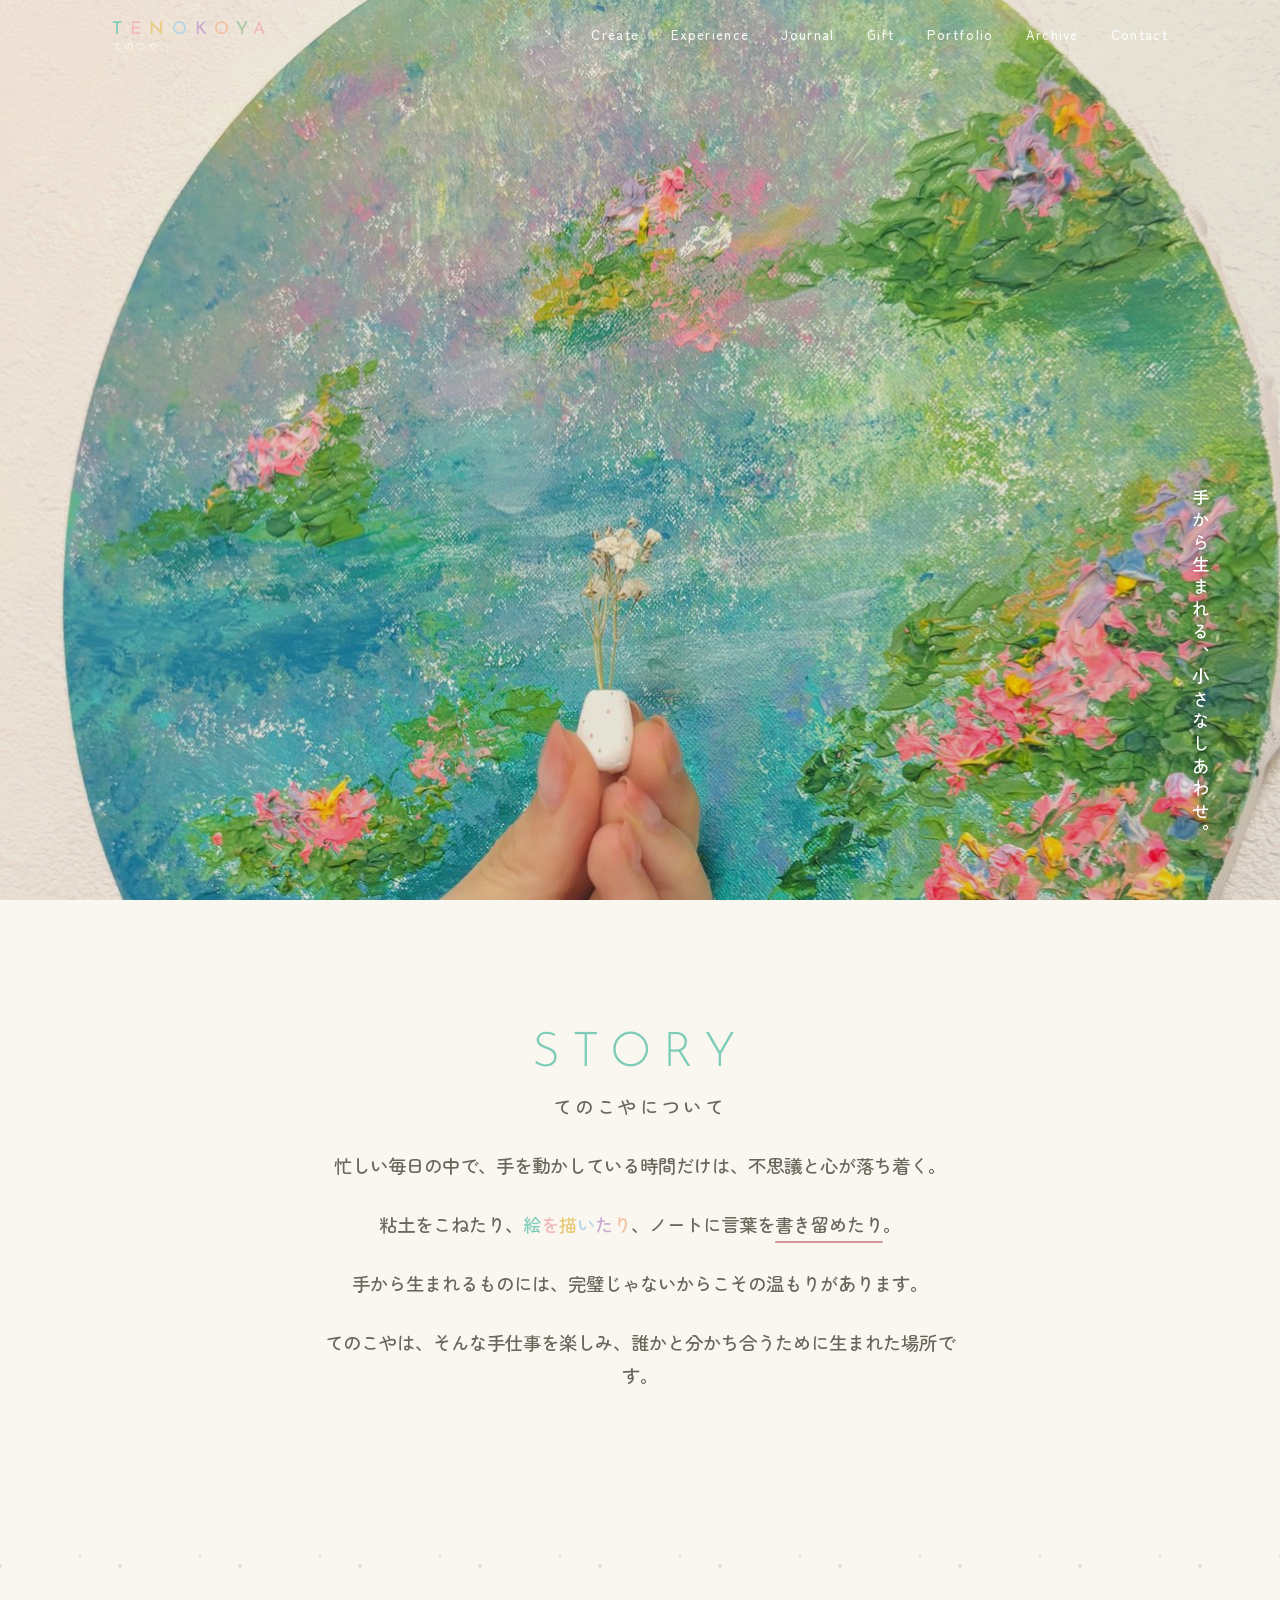
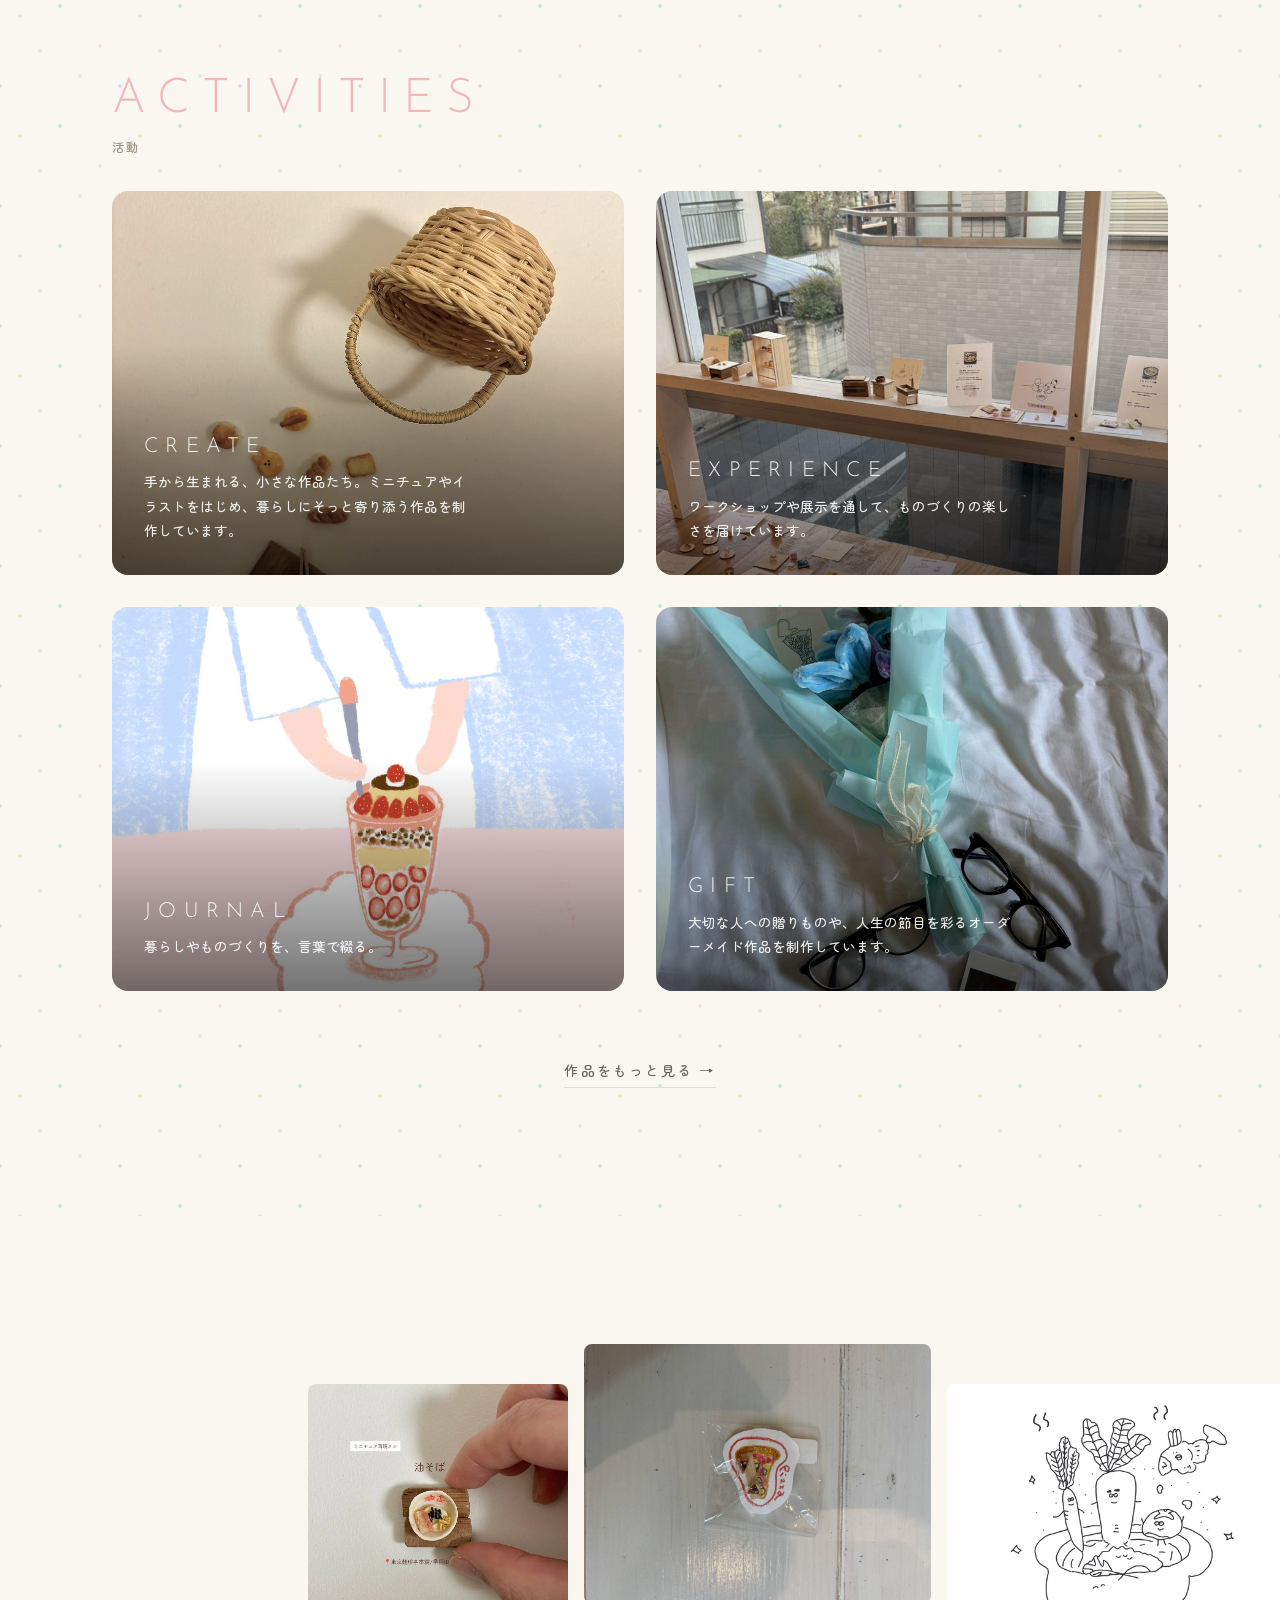
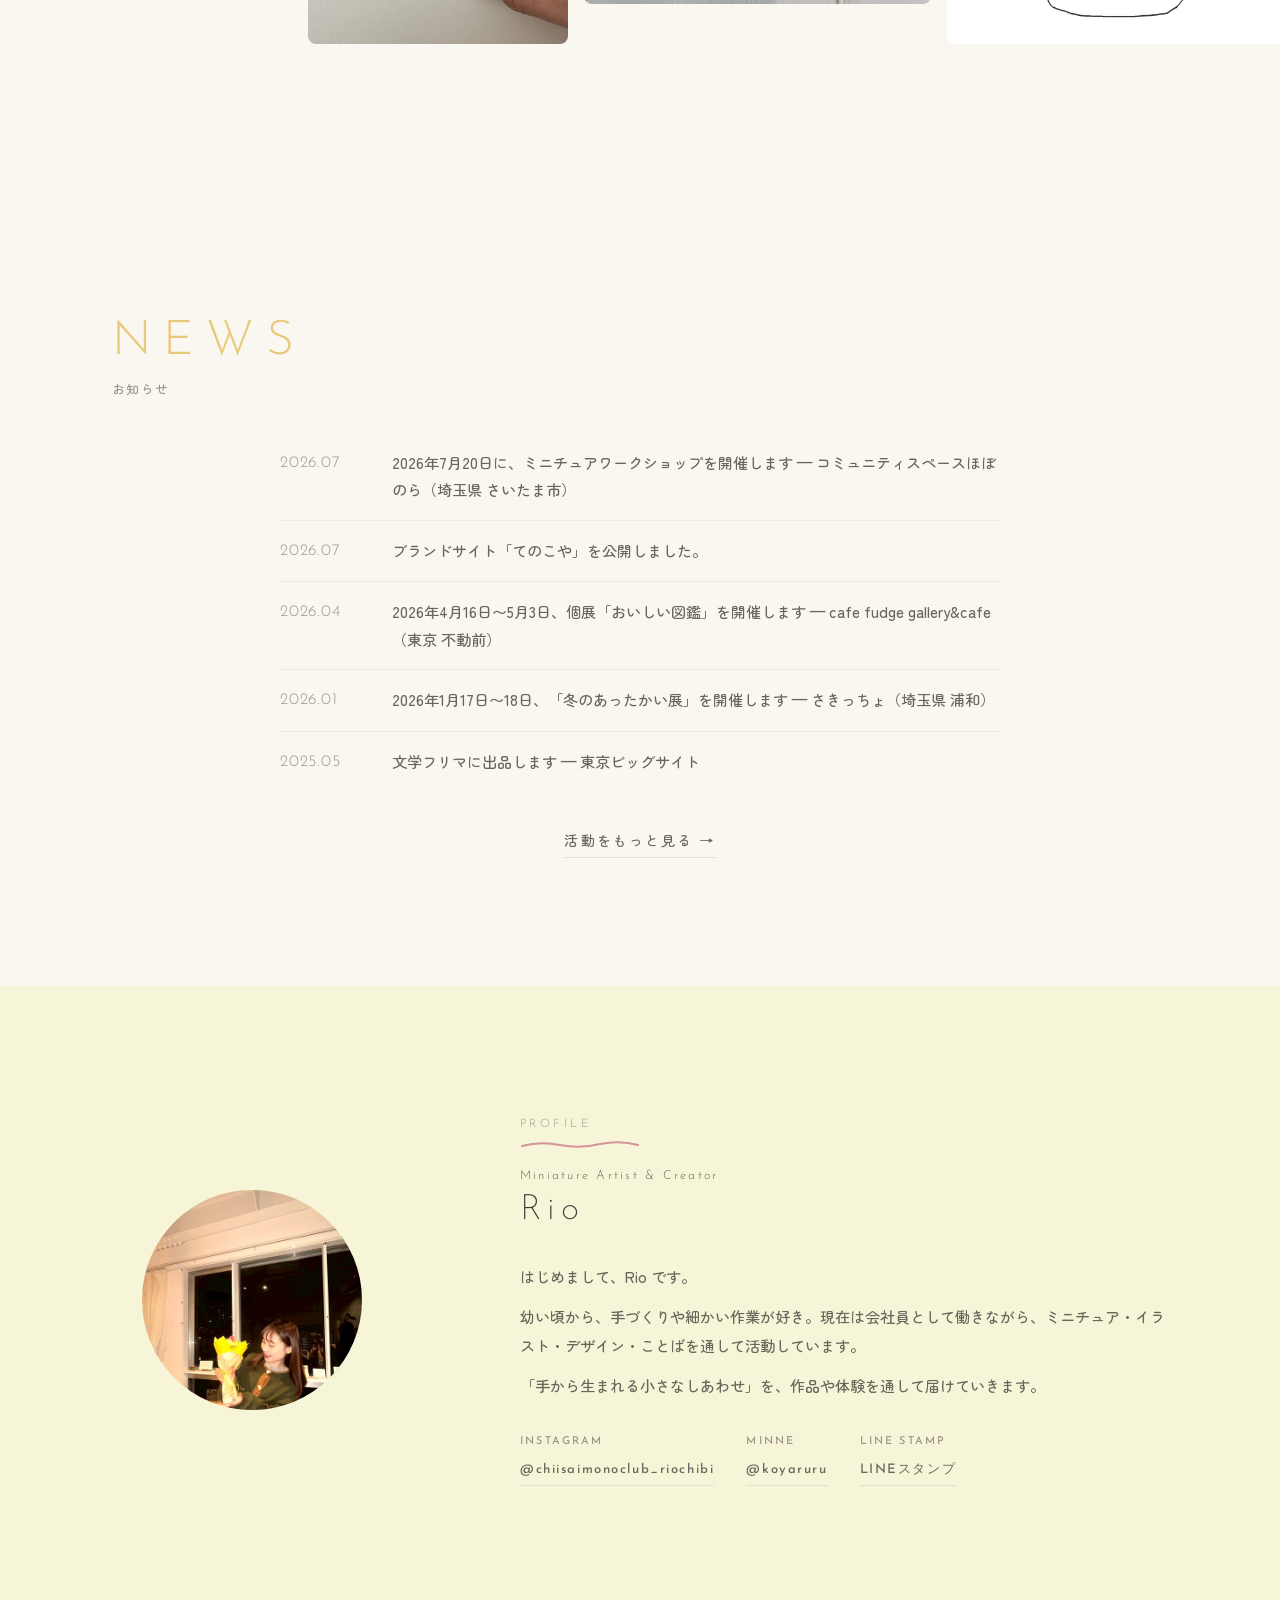
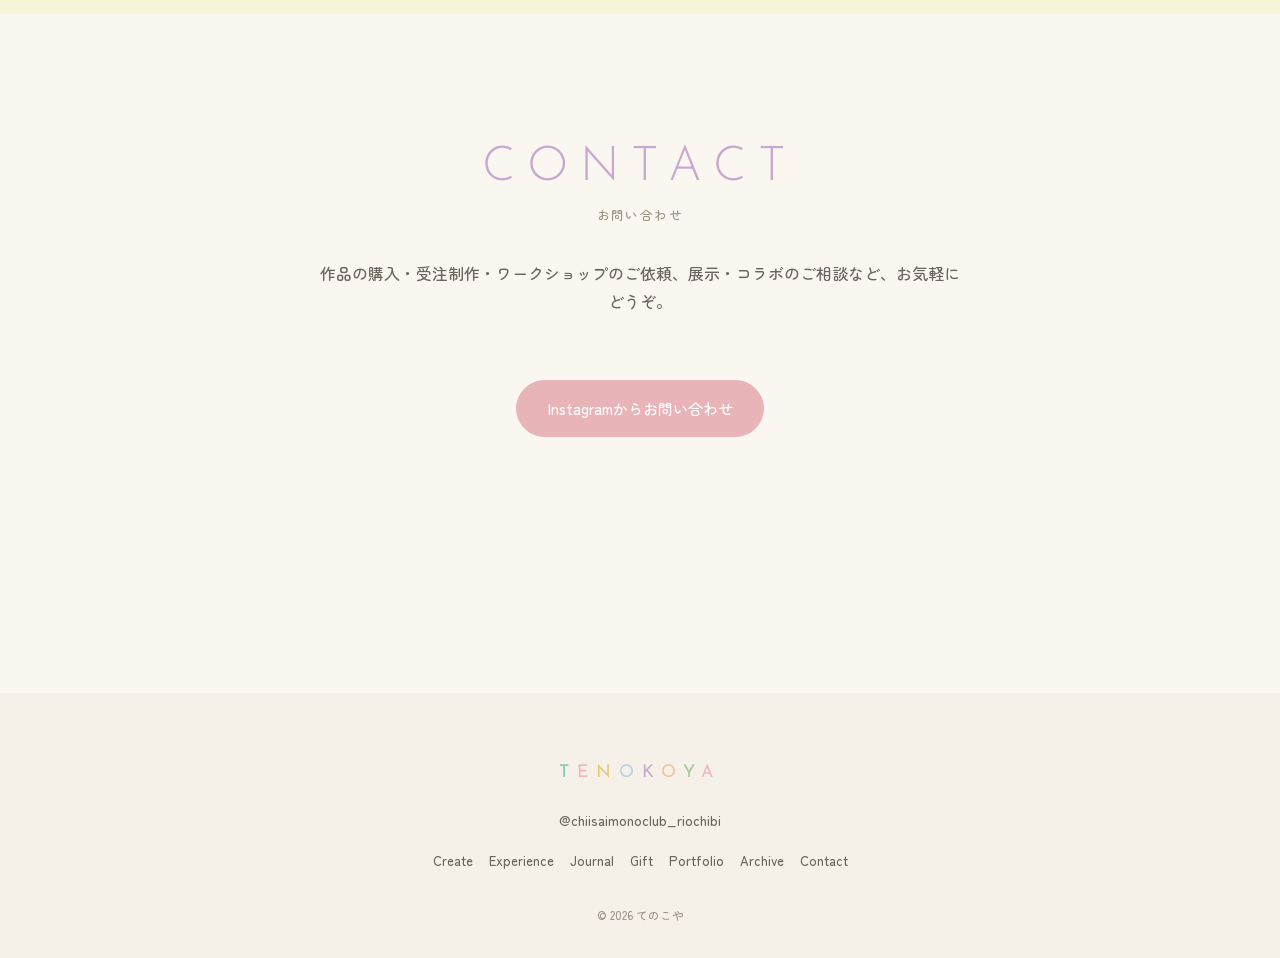
<file: index.html>
﻿<!DOCTYPE html>
<html lang="ja">
<head>
<meta charset="UTF-8">
<meta name="viewport" content="width=device-width, initial-scale=1.0">
<title>てのこや | 手から生まれる、小さなしあわせ。</title>
<meta name="description" content="てのこやは、ミニチュア・イラスト・アクセサリーなど、手仕事を楽しみ分かち合うためのブランドです。">

<link rel="preconnect" href="https://fonts.googleapis.com">
<link href="https://fonts.googleapis.com/css2?family=Zen+Maru+Gothic:wght@400;500;700&family=Cormorant+Garamond:ital,wght@0,400;0,500;1,400;1,500&family=Josefin+Sans:wght@300;400&display=swap" rel="stylesheet">

<link rel="stylesheet" href="css/variables.css">
<link rel="stylesheet" href="css/base.css">
<link rel="stylesheet" href="css/layout.css">
<link rel="stylesheet" href="css/index.css">
</head>
<body>

<div id="header-mount"></div>

<!-- ============================================
     Hero：フェードで自動切り替わるスライドショー。
     画像を差し替えたいときは images/hero/ に写真を入れて
     下の background-image のパスを書き換えてください。
     枚数を増減する場合は .hero-slide の div を追加/削除してください。
     ============================================ -->
<section class="hero">
  <div class="hero-slide is-active" style="background-image:url('images/hero/hero-01.jpg')"></div>
  <div class="hero-slide" style="background-image:url('images/hero/hero-02.jpg')"></div>
  <div class="hero-slide hero-slide-rotated"><img src="images/hero/hero-03.jpg" style="position:absolute;inset:-40%;width:180%;height:180%;object-fit:cover;transform:rotate(45deg);transform-origin:center;"></div>
  <div class="hero-slide" style="background-image:url('images/hero/hero-04.jpg')"></div>
  <div class="hero-slide" style="background-image:url('images/hero/hero-05.jpg')"></div>


  <div class="hero-overlay">
    <div class="hero-text">
      <span class="tagline">手から生まれる、小さなしあわせ。</span>
    </div>
  </div>
</section>

<!-- ============================================
     Story：文章を変えたいときは、このHTML内の
     <p> タグの中身を直接書き換えてください。
     ============================================ -->
<section class="story fade-in">
  <div class="container">
    <h2 class="section-title-en story-fadeup" style="color:#7DCCB8;animation-delay:0s">Story</h2>
    <p class="section-title-jp story-fadeup" style="animation-delay:0.1s">てのこやについて</p>
    <p class="story-fadeup" style="animation-delay:0.2s">忙しい毎日の中で、手を動かしている時間だけは、不思議と心が落ち着く。</p>
    <p class="story-fadeup" style="animation-delay:0.35s">粘土を<span class="story-koneru">こねたり</span>、<span class="story-iro"><span style="color:#7DCCB8">絵</span><span style="color:#F0B8B8">を</span><span style="color:#E8C97A">描</span><span style="color:#B5D4E8">い</span><span style="color:#C8A8D0">た</span><span style="color:#F4C2A0">り</span></span>、ノートに言葉を<span class="story-underline">書き留めたり</span>。</p>
    <p class="story-fadeup" style="animation-delay:0.5s">手から生まれるものには、完璧じゃないからこその温もりがあります。</p>
    <p class="story-fadeup" style="animation-delay:0.65s">てのこやは、そんな手仕事を楽しみ、誰かと分かち合うために生まれた場所です。</p>
  </div>
</section>

<!-- ============================================
     Activities：2×2グリッド。
     写真差し替えは images/create,experience,journal,gift/ 内。
     文章を変えたいときはこのHTML内の <p> を直接編集。
     ============================================ -->
<section class="activities fade-in">
  <div class="container">
    <h2 class="section-title-en" style="color:#F0B8B8">Activities</h2>
    <p class="section-title-jp">活動</p>
    <div class="activities-grid">

      <a href="create.html" class="activity-card">
        <img src="images/create/create-01.jpg" alt="Create">
        <div class="activity-card-overlay">
          <p class="en">Create</p>
          <p>手から生まれる、小さな作品たち。ミニチュアやイラストをはじめ、暮らしにそっと寄り添う作品を制作しています。</p>
        </div>
      </a>

      <a href="experience.html" class="activity-card">
        <img src="images/experience/experience-01.jpg" alt="Experience">
        <div class="activity-card-overlay">
          <p class="en">Experience</p>
          <p>ワークショップや展示を通して、ものづくりの楽しさを届けています。</p>
        </div>
      </a>

      <a href="journal.html" class="activity-card">
        <img src="images/journal/journal-01.jpg" alt="Journal">
        <div class="activity-card-overlay">
          <p class="en">Journal</p>
          <p>暮らしやものづくりを、言葉で綴る。</p>
        </div>
      </a>

      <a href="gift.html" class="activity-card">
        <img src="images/gift/gift-01.jpg" alt="Gift">
        <div class="activity-card-overlay">
          <p class="en">Gift</p>
          <p>大切な人への贈りものや、人生の節目を彩るオーダーメイド作品を制作しています。</p>
        </div>
      </a>

    </div>
    <div style="text-align:center; margin-top: var(--space-lg);">
      <a href="portfolio.html" class="btn-more">作品をもっと見る &rarr;</a>
    </div>
  </div>
</section>
<section class="photo-strip-section fade-in">
  <div class="photo-strip">
    <div class="photo-strip-inner" id="photo-strip-inner">
      <!-- JS で自動生成 -->
    </div>
  </div>
</section>

<!-- ============================================
     News：中身は data/news.js を編集すると自動反映されます。
     ============================================ -->
<section class="news fade-in">
  <div class="container">
    <h2 class="section-title-en" style="color:#E8C97A">News</h2>
    <p class="section-title-jp">お知らせ</p>
    <div class="news-list" id="news-list"></div>
    <div style="text-align:center; margin-top: var(--space-md);">
      <a href="archive.html" class="btn-more">活動をもっと見る &rarr;</a>
    </div>
  </div>
</section>

<!-- ============================================
     About：文章・写真を変えたいときはこのHTML内を直接編集。
     ============================================ -->
<section class="about fade-in">
  <div class="about-bg">
    <div class="container">
      <div class="about-inner">

        <div class="about-photo-wrap">
          <img src="images/common/about-rio.jpg" alt="Rio" class="about-photo-circle">
        </div>

        <div class="about-text">
          <p class="about-eyebrow">Profile</p>
          <!-- 手書き風ライン -->
          <svg class="about-underline" viewBox="0 0 120 10" fill="none" xmlns="http://www.w3.org/2000/svg">
            <path d="M2 7 Q20 2 40 6 Q60 10 80 5 Q100 1 118 6" stroke="#D4949A" stroke-width="2" fill="none" stroke-linecap="round"/>
          </svg>
          <p class="about-role">Miniature Artist &amp; Creator</p>
          <h2 class="about-name">Rio</h2>
          <div class="about-body">
            <p>はじめまして、Rio です。</p>
            <p>幼い頃から、手づくりや細かい作業が好き。現在は会社員として働きながら、ミニチュア・イラスト・デザイン・ことばを通して活動しています。</p>
            <p>「手から生まれる小さなしあわせ」を、作品や体験を通して届けていきます。</p>
          </div>
          <div class="about-links">
            <div class="about-link-group">
              <p class="about-link-label">Instagram</p>
              <a href="https://www.instagram.com/chiisaimonoclub_riochibi" target="_blank" rel="noopener" class="about-blob-btn">@chiisaimonoclub_riochibi</a>
            </div>
            <div class="about-link-group">
              <p class="about-link-label">minne</p>
              <a href="https://minne.com/@koyaruru" target="_blank" rel="noopener" class="about-blob-btn">@koyaruru</a>
            </div>
            <div class="about-link-group">
              <p class="about-link-label">LINE Stamp</p>
              <a href="https://line.me/S/shop/sticker/author/2064477/new?lang=ja&utm_source=gnsh_staut" target="_blank" rel="noopener" class="about-blob-btn">LINEスタンプ</a>
            </div>
          </div>
        </div>

      </div>
    </div>
  </div>
</section>

<!-- ============================================
     Contact：文章・フォームのリンク先を変えたいときはここを編集。
     ============================================ -->
<section class="contact fade-in" id="contact">
  <div class="container" style="text-align:center;">
    <h2 class="section-title-en" style="color:#C8A8D0">Contact</h2>
    <p class="section-title-jp">お問い合わせ</p>
    <p class="section-lead" style="margin-left:auto;margin-right:auto;">
      作品の購入・受注制作・ワークショップのご依頼、展示・コラボのご相談など、お気軽にどうぞ。
    </p>
    <a href="https://www.instagram.com/chiisaimonoclub_riochibi" target="_blank" rel="noopener" class="btn btn-primary">Instagramからお問い合わせ</a>
  </div>
</section>

<div id="footer-mount"></div>

<script src="data/site-config.js"></script>
<script src="data/news.js"></script>
<script src="js/common.js"></script>
<script src="js/index.js"></script>
<script src="js/transition.js"></script>
</body>
</html>
</file>
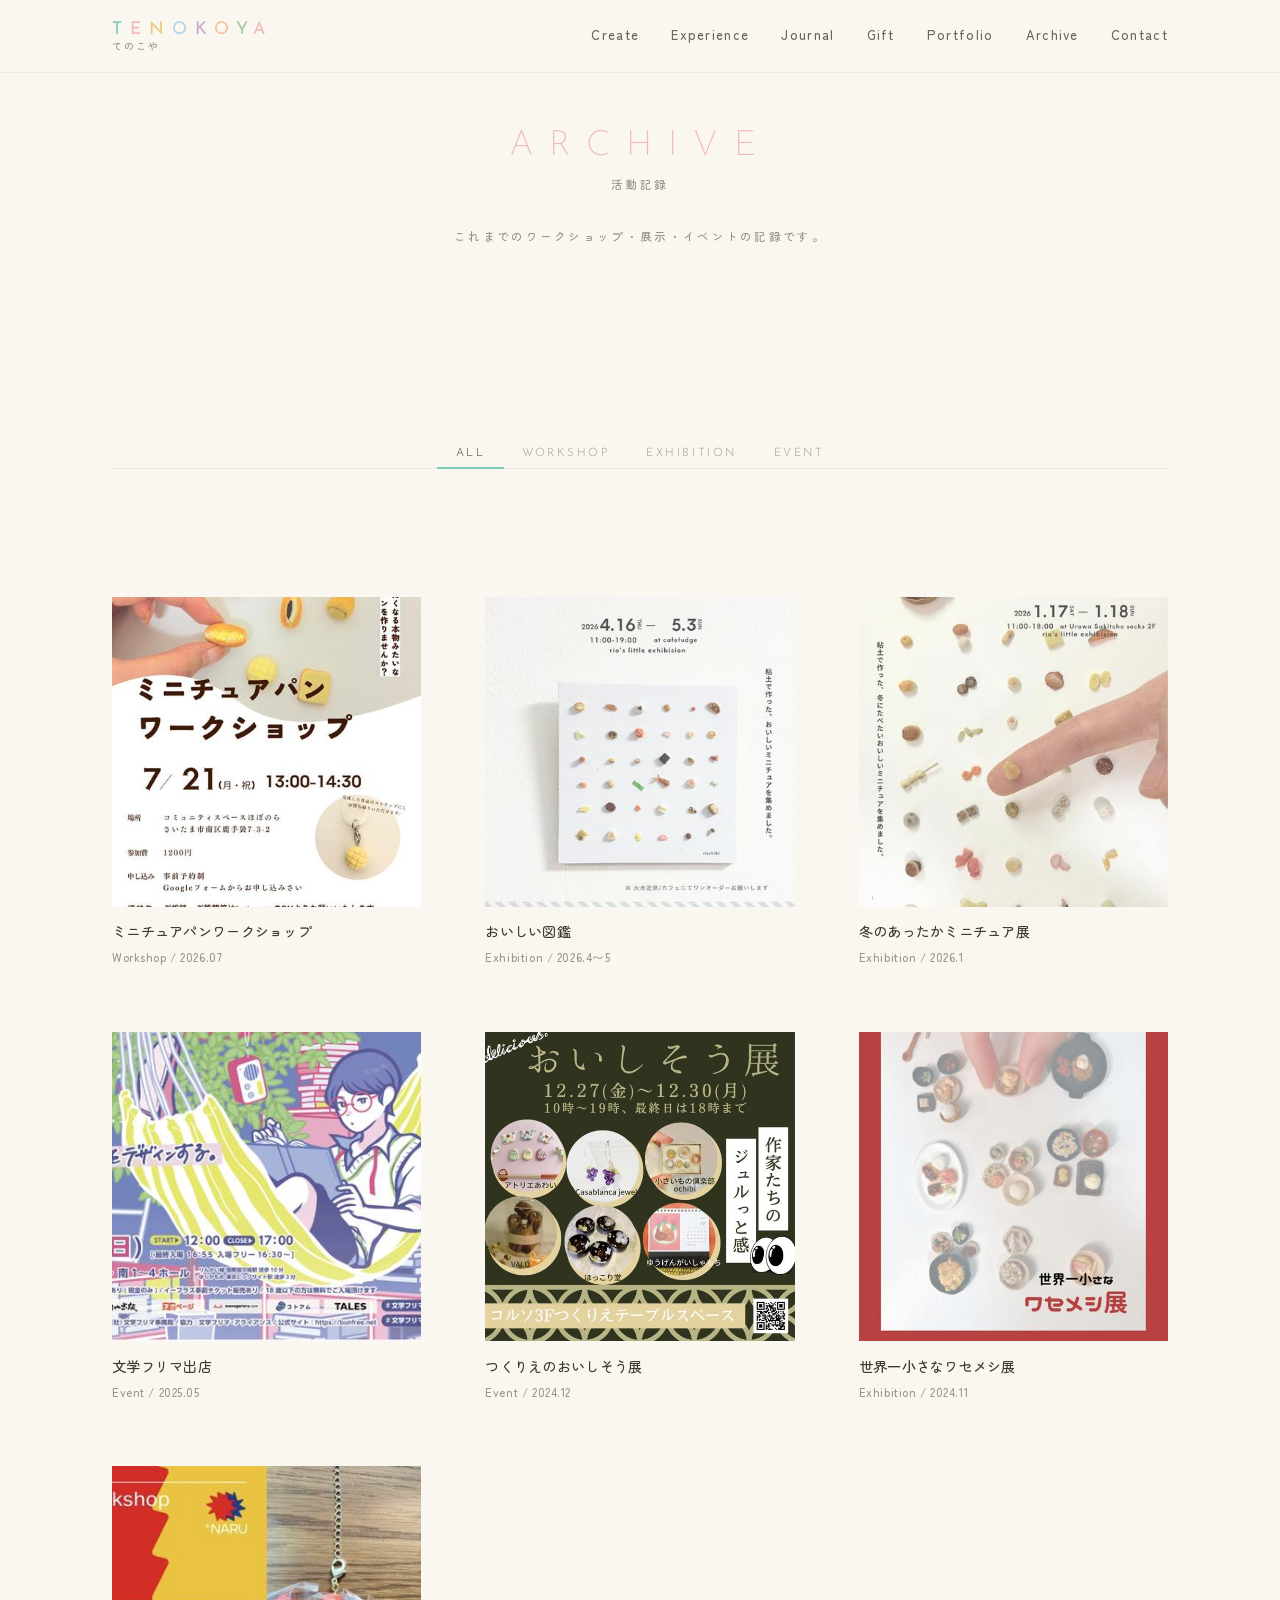
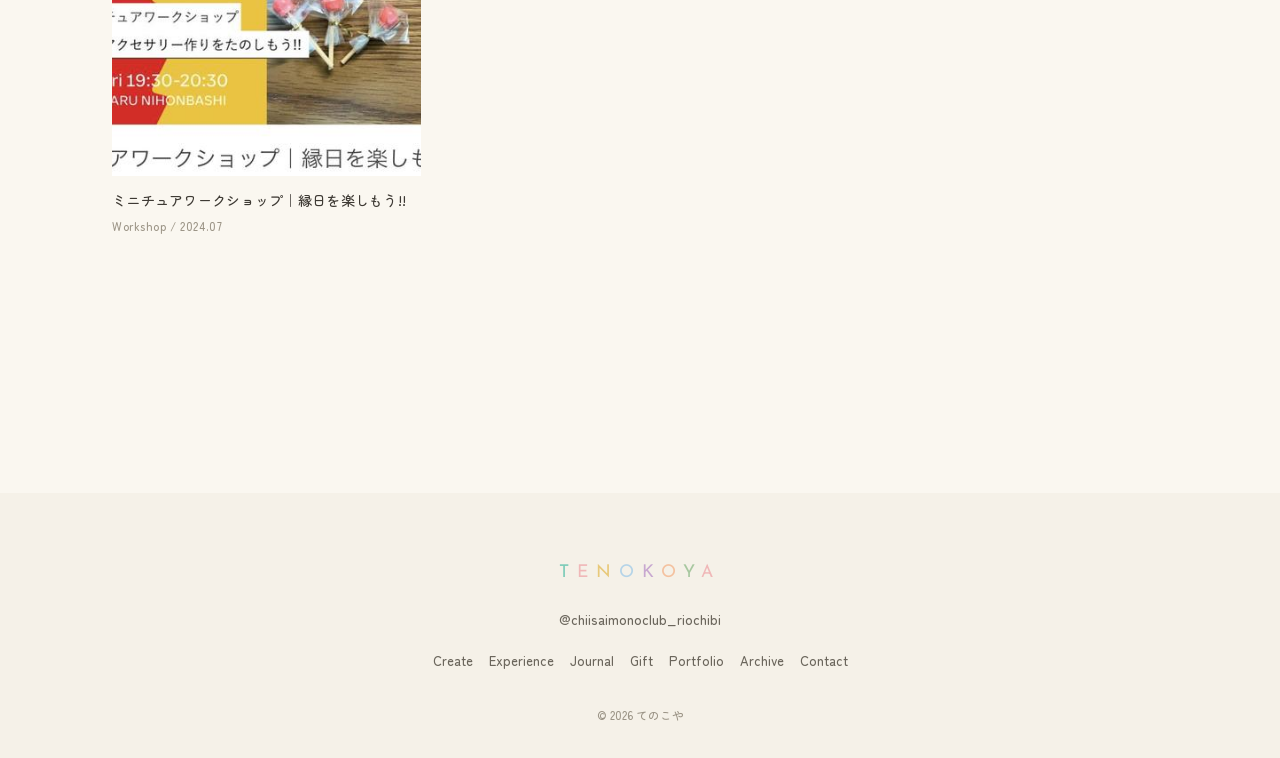
<file: archive.html>
<!DOCTYPE html>
<html lang="ja">
<head>
<meta charset="UTF-8">
<meta name="viewport" content="width=device-width, initial-scale=1.0">
<title>Archive | てのこや</title>
<meta name="description" content="てのこやのワークショップ・展示・イベントの活動記録です。">

<link rel="preconnect" href="https://fonts.googleapis.com">
<link href="https://fonts.googleapis.com/css2?family=Zen+Maru+Gothic:wght@400;500;700&family=Cormorant+Garamond:ital,wght@0,400;0,500;1,400;1,500&family=Josefin+Sans:wght@300;400&display=swap" rel="stylesheet">

<link rel="stylesheet" href="css/variables.css">
<link rel="stylesheet" href="css/base.css">
<link rel="stylesheet" href="css/layout.css">
<link rel="stylesheet" href="css/gallery.css">
</head>
<body>

<div id="header-mount"></div>

<div class="page-hero">
  <h1 class="section-title-en" style="color:#F0B8B8">Archive</h1>
  <p class="section-title-jp">活動記録</p>
  <p>これまでのワークショップ・展示・イベントの記録です。</p>
</div>

<section>
  <div class="container">
    <div class="filter-tabs" id="filter-tabs"></div>
    <div id="gallery-mount"></div>
  </div>
</section>

<div id="footer-mount"></div>

<!-- 活動記録詳細モーダル -->
<div class="modal-overlay" id="modal-overlay">
  <div class="modal-box" id="modal-box">
    <button class="modal-close" id="modal-close">&times;</button>
    <div class="modal-images-wrap"></div>
    <div class="modal-body">
      <h3 class="modal-title"></h3>
      <p class="modal-meta"></p>
      <p class="modal-desc modal-summary"></p>
      <div class="modal-impression-wrap">
        <p class="modal-impression-label">感想</p>
        <p class="modal-desc modal-impression"></p>
      </div>
      <div class="modal-sub-grid"></div>
    </div>
  </div>
</div>

<script src="data/site-config.js"></script>
<script src="data/archive.js"></script>
<script src="js/common.js"></script>
<script src="js/archive.js"></script>
<script src="js/transition.js"></script>
</body>
</html>
</file>
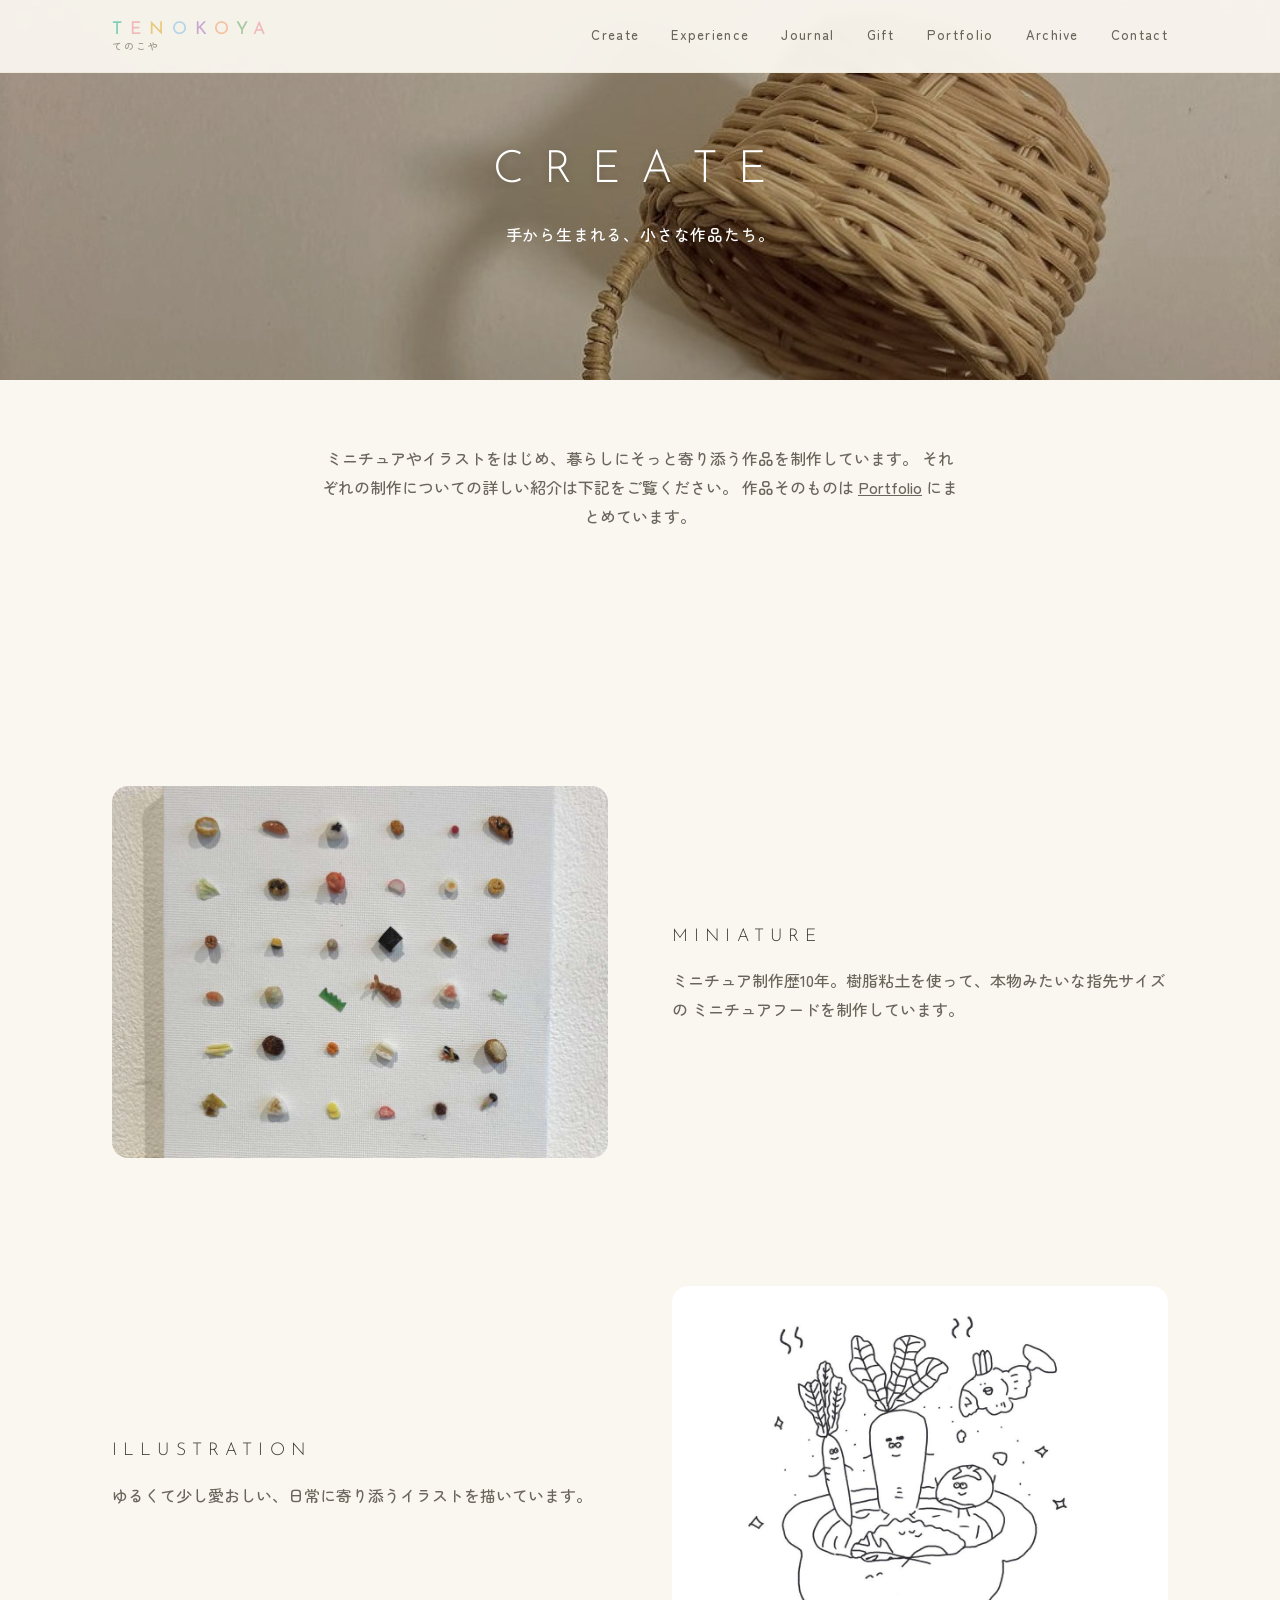
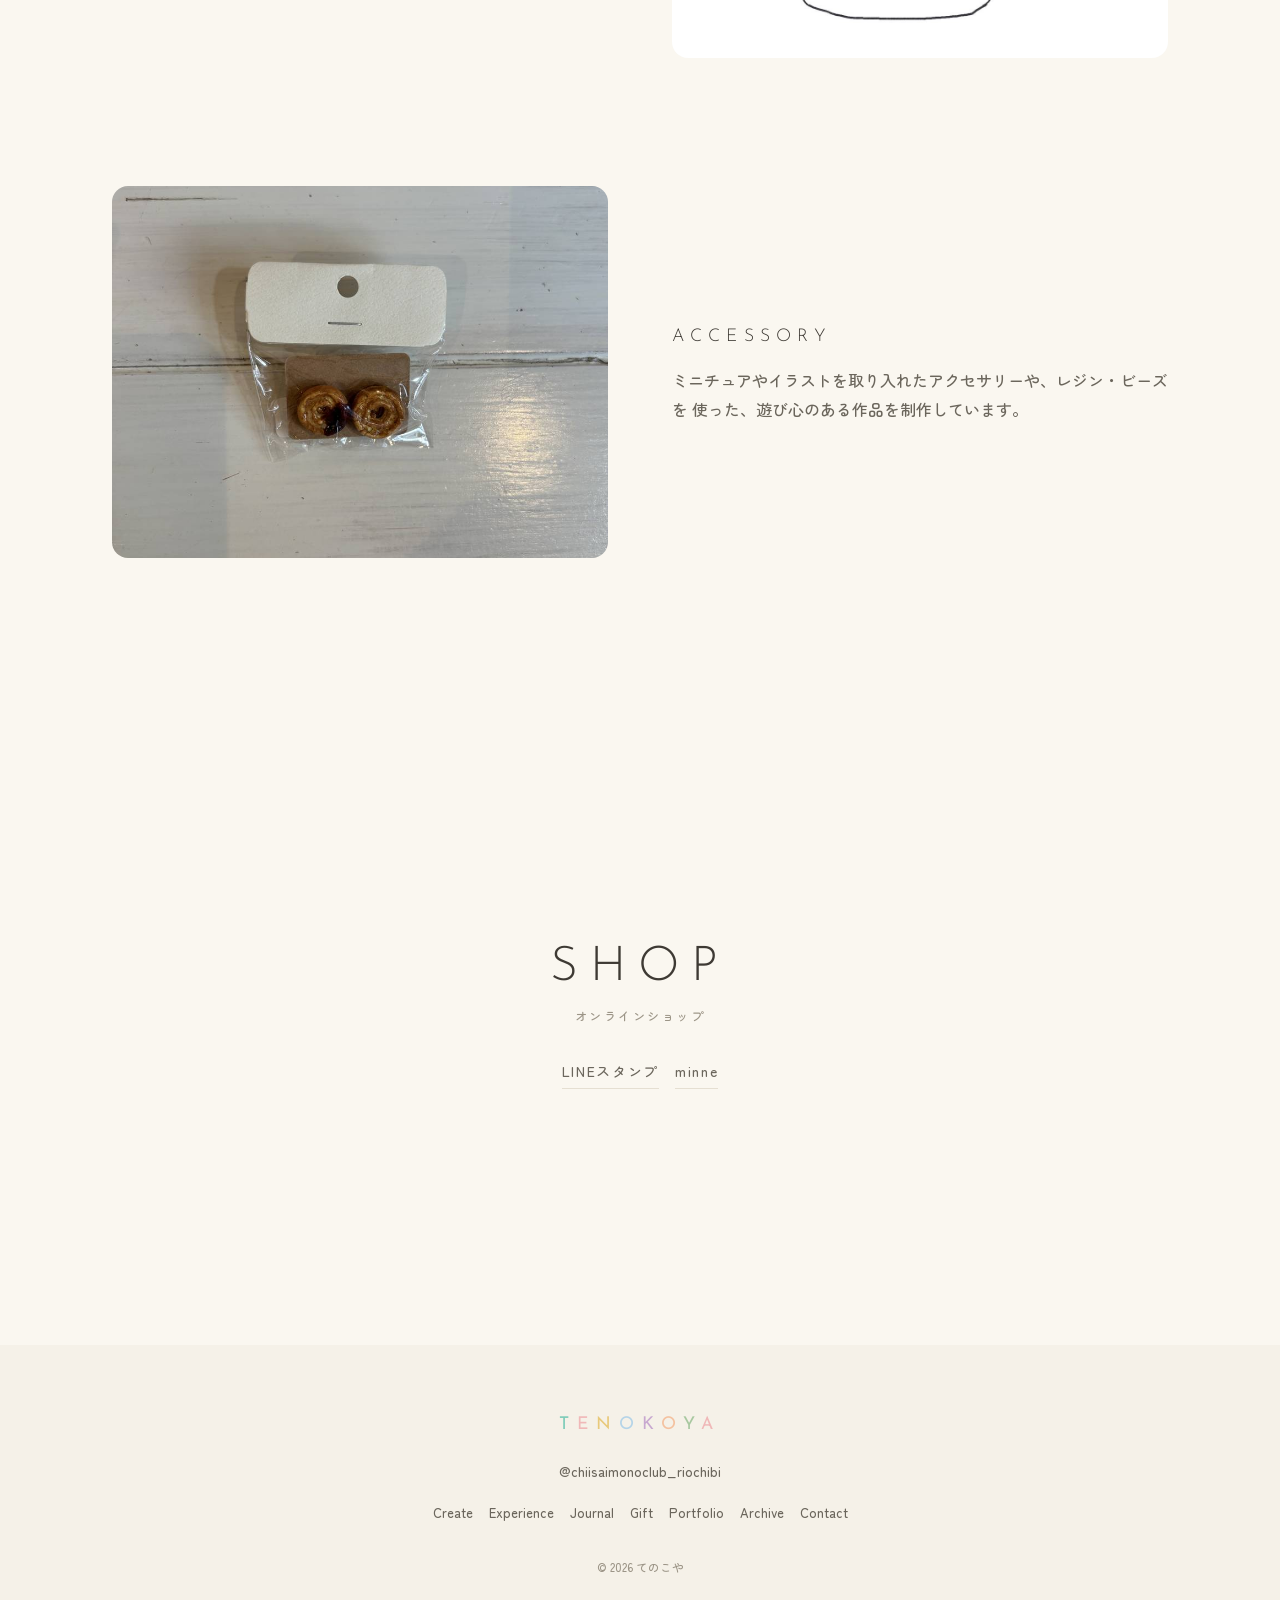
<file: create.html>
<!DOCTYPE html>
<html lang="ja">
<head>
<meta charset="UTF-8">
<meta name="viewport" content="width=device-width, initial-scale=1.0">
<title>Create | てのこや</title>
<meta name="description" content="ミニチュア・イラスト・アクセサリーなど、手から生まれる小さな作品たち。">

<link rel="preconnect" href="https://fonts.googleapis.com">
<link href="https://fonts.googleapis.com/css2?family=Zen+Maru+Gothic:wght@400;500;700&family=Cormorant+Garamond:ital,wght@0,400;0,500;1,400;1,500&family=Josefin+Sans:wght@300;400&display=swap" rel="stylesheet">

<link rel="stylesheet" href="css/variables.css">
<link rel="stylesheet" href="css/base.css">
<link rel="stylesheet" href="css/layout.css">
<link rel="stylesheet" href="css/subpage.css">
</head>
<body>

<div id="header-mount"></div>

<section class="sub-hero">
  <img src="images/create/create-01.jpg" alt="Create">
  <div class="sub-hero-overlay">
    <p class="en">Create</p>
    <p class="jp">手から生まれる、小さな作品たち。</p>
  </div>
</section>

<section class="sub-intro fade-in">
  <div class="container">
    <p>
      ミニチュアやイラストをはじめ、暮らしにそっと寄り添う作品を制作しています。
      それぞれの制作についての詳しい紹介は下記をご覧ください。
      作品そのものは <a href="portfolio.html" style="text-decoration:underline;">Portfolio</a> にまとめています。
    </p>
  </div>
</section>

<section class="fade-in">
  <div class="container">

    <div class="subcategory">
      <img id="create-mini-img" src="images/portfolio/miniature-wall-okazu-zukan-large.jpg" alt="Miniature" class="slideshow-img">
      <div>
        <h3>Miniature</h3>
        <p>
          ミニチュア制作歴10年。樹脂粘土を使って、本物みたいな指先サイズの
          ミニチュアフードを制作しています。
        </p>
      </div>
    </div>

    <div class="subcategory">
      <img id="create-illus-img" src="images/portfolio/illustration-monochro-nabesan.jpg" alt="Illustration" class="slideshow-img">
      <div>
        <h3>Illustration</h3>
        <p>
          ゆるくて少し愛おしい、日常に寄り添うイラストを描いています。
        </p>
      </div>
    </div>

    <div class="subcategory">
      <img id="create-acce-img" src="images/portfolio/accessory-donut-pierce.jpg" alt="Accessory" class="slideshow-img">
      <div>
        <h3>Accessory</h3>
        <p>
          ミニチュアやイラストを取り入れたアクセサリーや、レジン・ビーズを
          使った、遊び心のある作品を制作しています。
        </p>
      </div>
    </div>

  </div>
</section>

<section class="fade-in">
  <div class="container" style="text-align:center;">
    <h2 class="section-title-en">Shop</h2>
    <p class="section-title-jp">オンラインショップ</p>
    <div class="link-cards">
      <a href="https://line.me/S/shop/sticker/author/2064477/new?lang=ja&utm_source=gnsh_staut" target="_blank" rel="noopener" class="link-card">LINEスタンプ</a>
      <a href="https://minne.com/@koyaruru" target="_blank" rel="noopener" class="link-card">minne</a>
    </div>
  </div>
</section>

<div id="footer-mount"></div>

<script src="data/site-config.js"></script>
<script src="data/portfolio.js"></script>
<script src="js/common.js"></script>
<script>
(function() {
  function pickImgs(category) {
    return portfolioItems
      .filter(i => i.category === category)
      .map(i => i.images[0])
      .sort(() => Math.random() - 0.5);
  }

  function startSlideshow(imgEl, imgs, interval) {
    let idx = 0;
    setInterval(() => {
      idx = (idx + 1) % imgs.length;
      imgEl.style.opacity = "0";
      setTimeout(() => {
        imgEl.src = imgs[idx];
        imgEl.style.opacity = "1";
      }, 400);
    }, interval);
  }

  document.addEventListener("DOMContentLoaded", () => {
    const miniEl  = document.getElementById("create-mini-img");
    const illusEl = document.getElementById("create-illus-img");
    const acceEl  = document.getElementById("create-acce-img");
    if (miniEl)  startSlideshow(miniEl,  pickImgs("miniature"),     3500);
    if (illusEl) startSlideshow(illusEl, pickImgs("illustration"),  4200);
    if (acceEl)  startSlideshow(acceEl,  pickImgs("accessory"),     3800);
  });
})();
</script>
<script src="js/transition.js"></script>
</body>
</html>
</file>
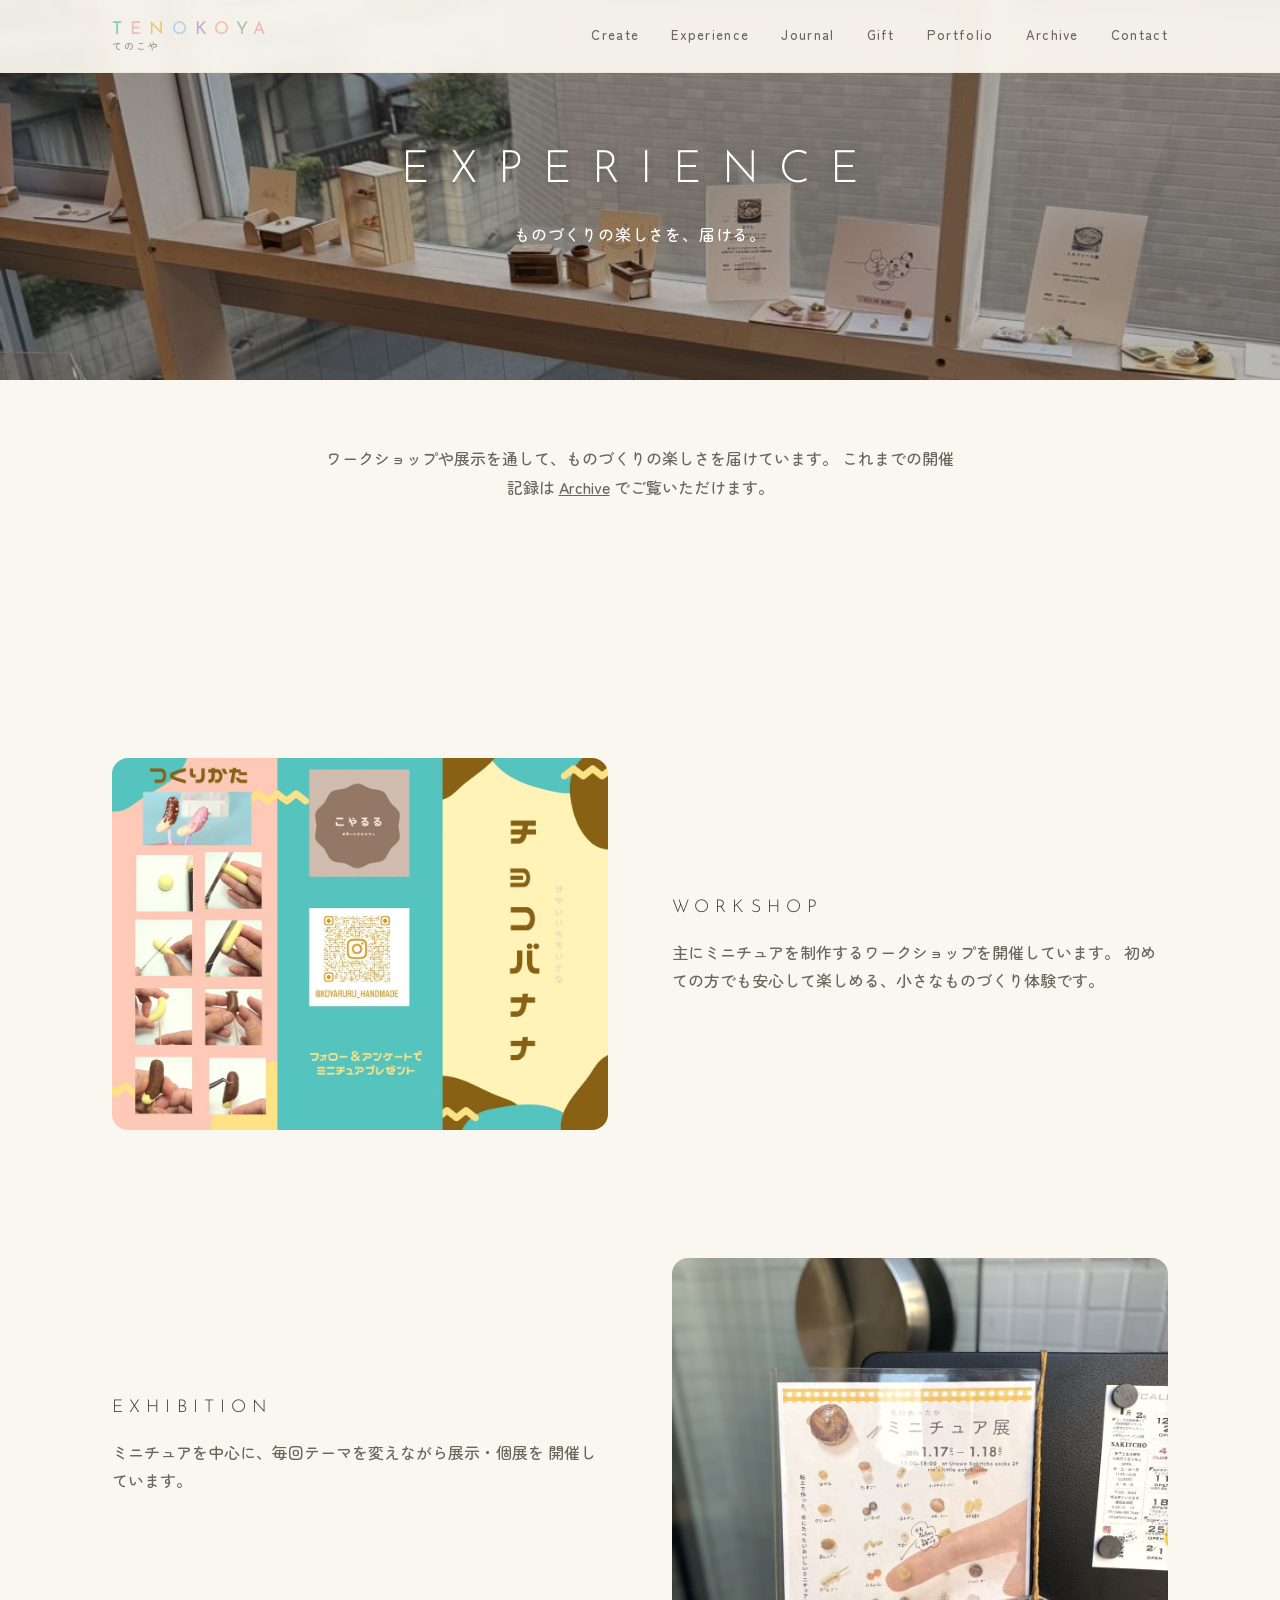
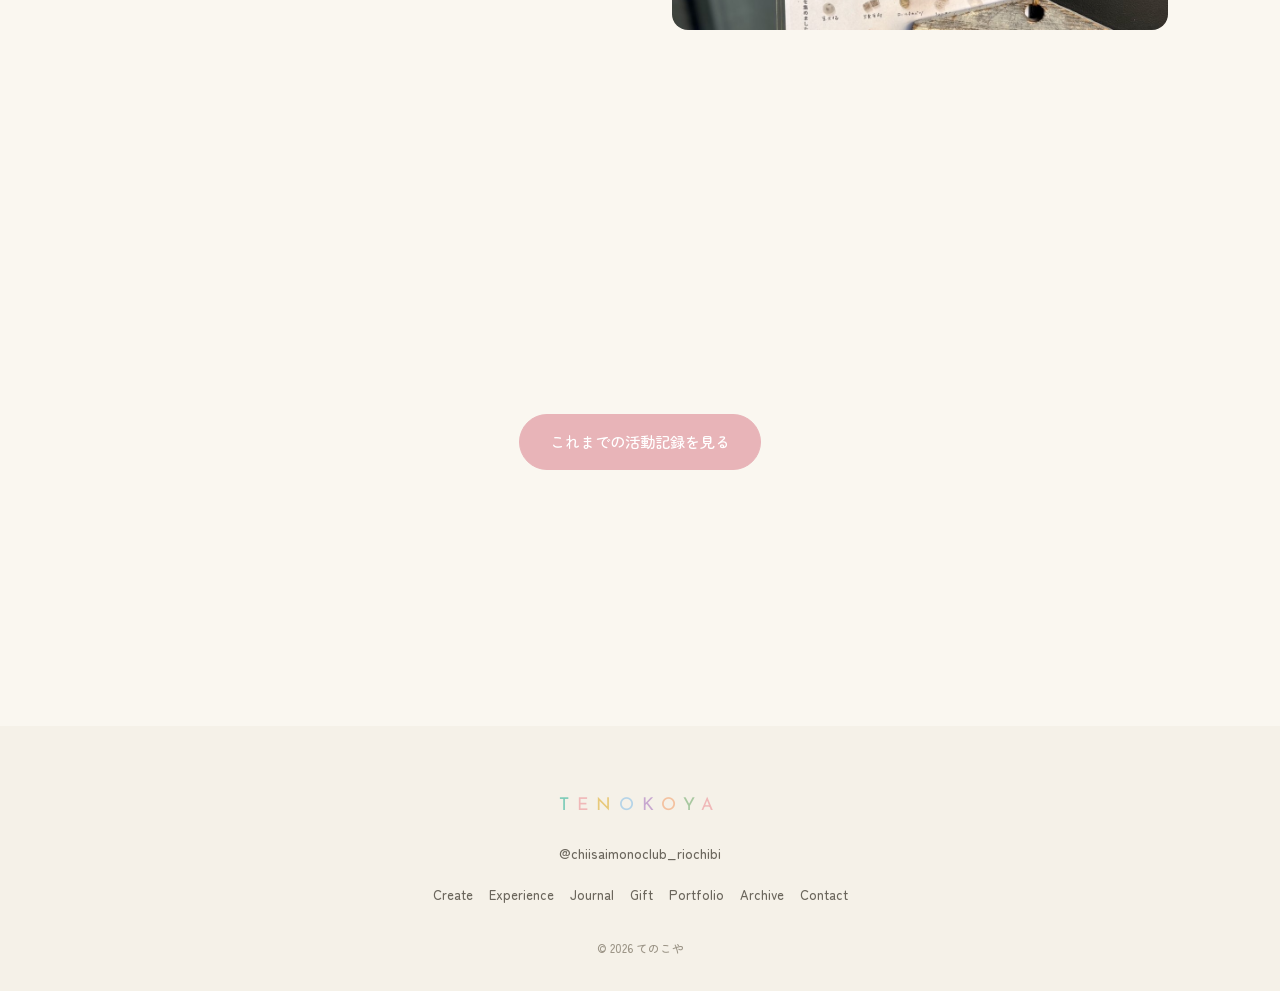
<file: experience.html>
<!DOCTYPE html>
<html lang="ja">
<head>
<meta charset="UTF-8">
<meta name="viewport" content="width=device-width, initial-scale=1.0">
<title>Experience | てのこや</title>
<meta name="description" content="ワークショップや展示を通して、ものづくりの楽しさを届けています。">

<link rel="preconnect" href="https://fonts.googleapis.com">
<link href="https://fonts.googleapis.com/css2?family=Zen+Maru+Gothic:wght@400;500;700&family=Cormorant+Garamond:ital,wght@0,400;0,500;1,400;1,500&family=Josefin+Sans:wght@300;400&display=swap" rel="stylesheet">

<link rel="stylesheet" href="css/variables.css">
<link rel="stylesheet" href="css/base.css">
<link rel="stylesheet" href="css/layout.css">
<link rel="stylesheet" href="css/subpage.css">
</head>
<body>

<div id="header-mount"></div>

<section class="sub-hero">
  <img src="images/experience/experience-01.jpg" alt="Experience">
  <div class="sub-hero-overlay">
    <p class="en">Experience</p>
    <p class="jp">ものづくりの楽しさを、届ける。</p>
  </div>
</section>

<section class="sub-intro fade-in">
  <div class="container">
    <p>
      ワークショップや展示を通して、ものづくりの楽しさを届けています。
      これまでの開催記録は <a href="archive.html" style="text-decoration:underline;">Archive</a> でご覧いただけます。
    </p>
  </div>
</section>

<section class="fade-in">
  <div class="container">

    <div class="subcategory">
      <img id="exp-workshop-img" src="images/archive/archive-workshop-naru-01.jpg" alt="Workshop" class="slideshow-img">
      <div>
        <h3>Workshop</h3>
        <p>
          主にミニチュアを制作するワークショップを開催しています。
          初めての方でも安心して楽しめる、小さなものづくり体験です。
        </p>
      </div>
    </div>

    <div class="subcategory">
      <img id="exp-exhibit-img" src="images/archive/exhibition-winter-open.jpg" alt="Exhibition" class="slideshow-img">
      <div>
        <h3>Exhibition</h3>
        <p>
          ミニチュアを中心に、毎回テーマを変えながら展示・個展を
          開催しています。
        </p>
      </div>
    </div>

  </div>
</section>

<section class="fade-in">
  <div class="container" style="text-align:center;">
    <a href="archive.html" class="btn btn-primary">これまでの活動記録を見る</a>
  </div>
</section>

<div id="footer-mount"></div>

<script src="data/site-config.js"></script>
<script src="data/archive.js"></script>
<script src="js/common.js"></script>
<script>
(function() {
  // ワークショップ写真（archiveItemsのworkshopカテゴリから2枚目以降）
  const workshopImgs = [
    "images/archive/archive-workshop-naru-02.jpg",
    "images/archive/archive-workshop-naru-03.jpg",
    "images/archive/archive-workshop-naru-04.jpg",
    "images/archive/archive-workshop-naru-05.jpg",
    "images/archive/archive-workshop-naru-08.jpg",
    "images/archive/archive-exhibit-winter-10.jpg",
    "images/archive/archive-exhibit-winter-11.jpg",
    "images/archive/archive-exhibit-winter-12.jpg",
    "images/archive/archive-exhibit-winter-13.jpg",
  ];
  // 展示写真
  const exhibitImgs = [
    "images/archive/exhibition-winter-open.jpg",
    "images/archive/archive-exhibit-winter-02.jpg",
    "images/archive/archive-exhibit-winter-04.jpg",
    "images/archive/archive-exhibit-winter-05.jpg",
    "images/archive/archive-exhibit-winter-06.jpg",
    "images/archive/archive-exhibit-waseda-03.jpg",
    "images/archive/archive-exhibit-waseda-04.jpg",
    "images/archive/archive-exhibit-oishii-03.jpg",
    "images/archive/archive-exhibit-oishii-04.jpg",
    "images/archive/archive-exhibit-oishii-06.jpg",
  ];

  function shuffle(arr) { return arr.sort(() => Math.random() - 0.5); }

  function startSlideshow(imgEl, imgs, interval) {
    let idx = 0;
    const pool = shuffle([...imgs]);
    setInterval(() => {
      idx = (idx + 1) % pool.length;
      imgEl.style.opacity = "0";
      setTimeout(() => {
        imgEl.src = pool[idx];
        imgEl.style.opacity = "1";
      }, 400);
    }, interval);
  }

  document.addEventListener("DOMContentLoaded", () => {
    const wsEl  = document.getElementById("exp-workshop-img");
    const exEl  = document.getElementById("exp-exhibit-img");
    if (wsEl) startSlideshow(wsEl, workshopImgs, 3600);
    if (exEl) startSlideshow(exEl, exhibitImgs,  4000);
  });
})();
</script>
<script src="js/transition.js"></script>
</body>
</html>
</file>
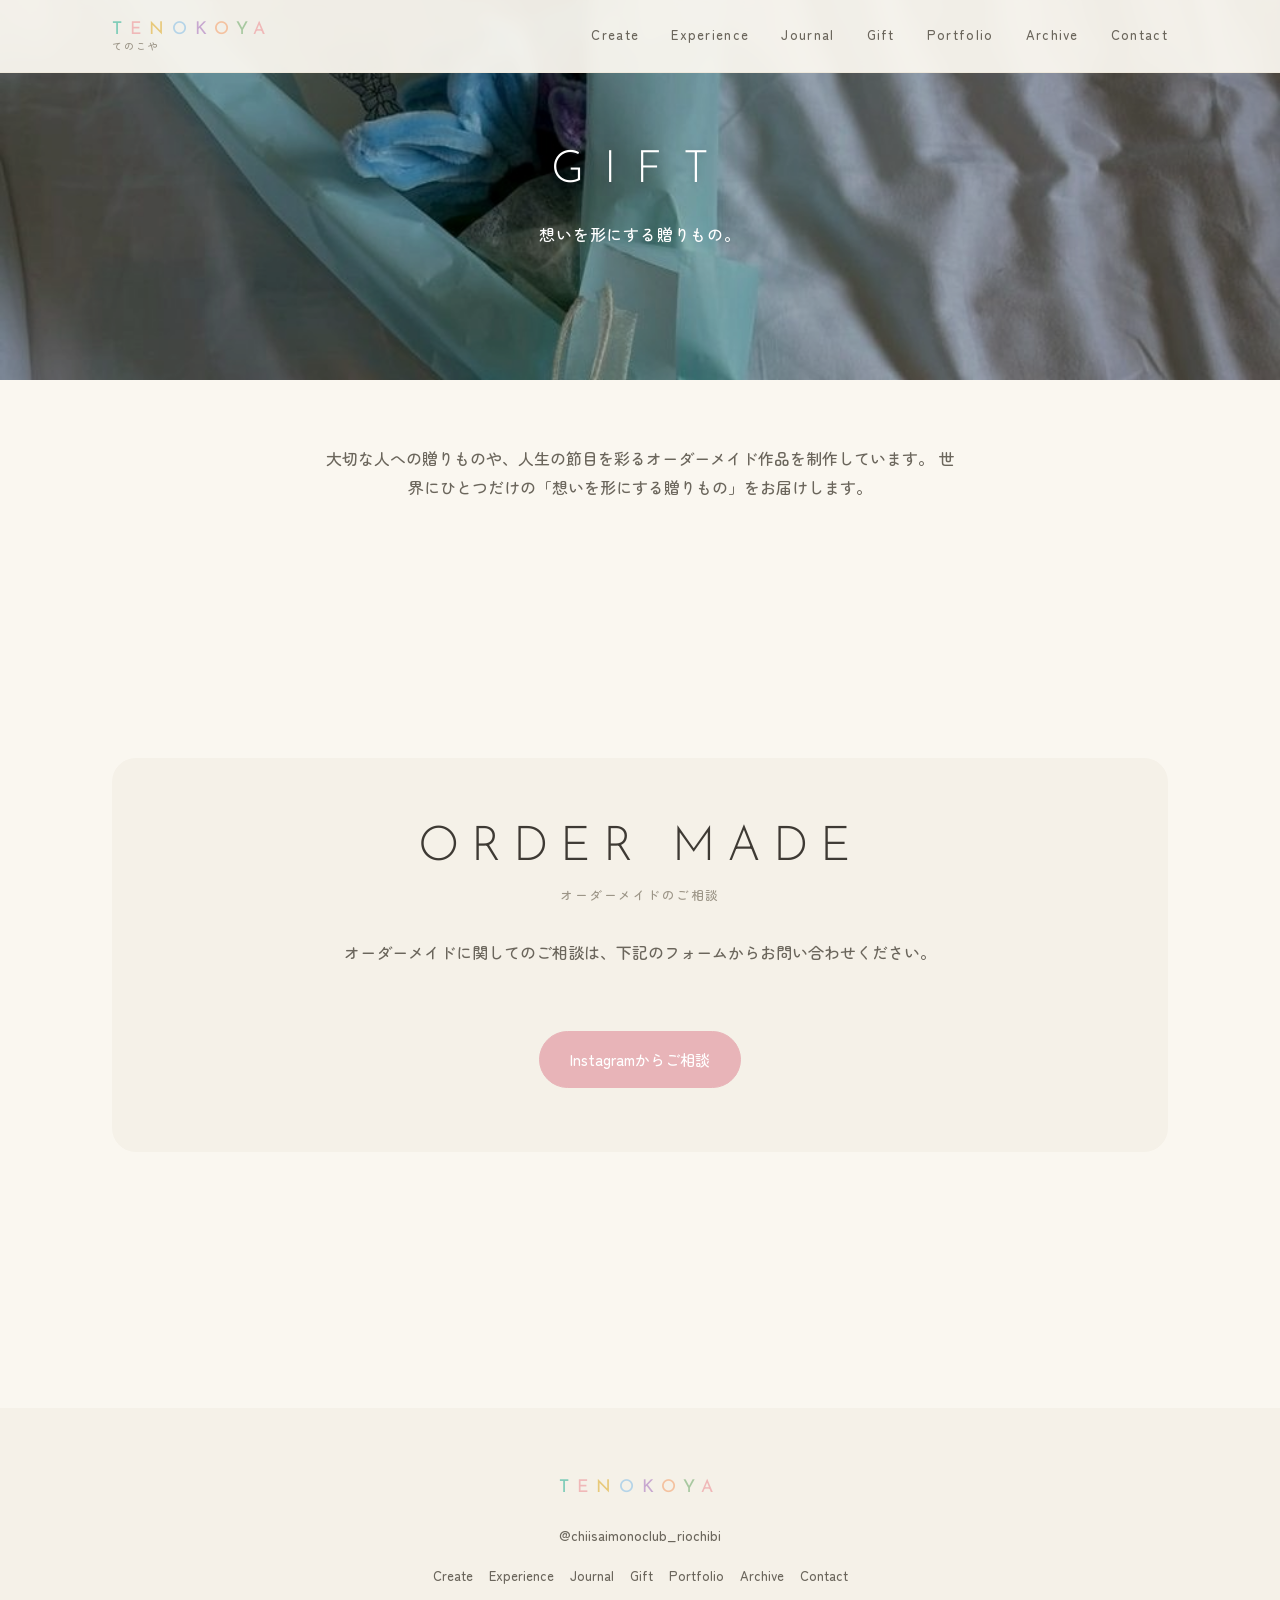
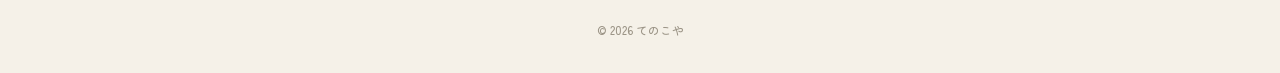
<file: gift.html>
<!DOCTYPE html>
<html lang="ja">
<head>
<meta charset="UTF-8">
<meta name="viewport" content="width=device-width, initial-scale=1.0">
<title>Gift | てのこや</title>
<meta name="description" content="大切な人への贈りものや、人生の節目を彩るオーダーメイド作品を制作しています。">

<link rel="preconnect" href="https://fonts.googleapis.com">
<link href="https://fonts.googleapis.com/css2?family=Zen+Maru+Gothic:wght@400;500;700&family=Cormorant+Garamond:ital,wght@0,400;0,500;1,400;1,500&family=Josefin+Sans:wght@300;400&display=swap" rel="stylesheet">

<link rel="stylesheet" href="css/variables.css">
<link rel="stylesheet" href="css/base.css">
<link rel="stylesheet" href="css/layout.css">
<link rel="stylesheet" href="css/subpage.css">
</head>
<body>

<div id="header-mount"></div>

<section class="sub-hero">
  <img src="images/gift/gift-01.jpg" alt="Gift">
  <div class="sub-hero-overlay">
    <p class="en">Gift</p>
    <p class="jp">想いを形にする贈りもの。</p>
  </div>
</section>

<section class="sub-intro fade-in">
  <div class="container">
    <p>
      大切な人への贈りものや、人生の節目を彩るオーダーメイド作品を制作しています。
      世界にひとつだけの「想いを形にする贈りもの」をお届けします。
    </p>
  </div>
</section>

<section class="fade-in">
  <div class="container">
    <div class="gift-cta">
      <h2 class="section-title-en">Order Made</h2>
      <p class="section-title-jp">オーダーメイドのご相談</p>
      <p class="section-lead" style="margin-left:auto;margin-right:auto;">
        オーダーメイドに関してのご相談は、下記のフォームからお問い合わせください。
      </p>
      <a href="https://www.instagram.com/tenokoya_rio" target="_blank" rel="noopener" class="btn btn-primary">Instagramからご相談</a>
    </div>
  </div>
</section>

<div id="footer-mount"></div>

<script src="data/site-config.js"></script>
<script src="js/common.js"></script>
<script src="js/transition.js"></script>
</body>
</html>
</file>
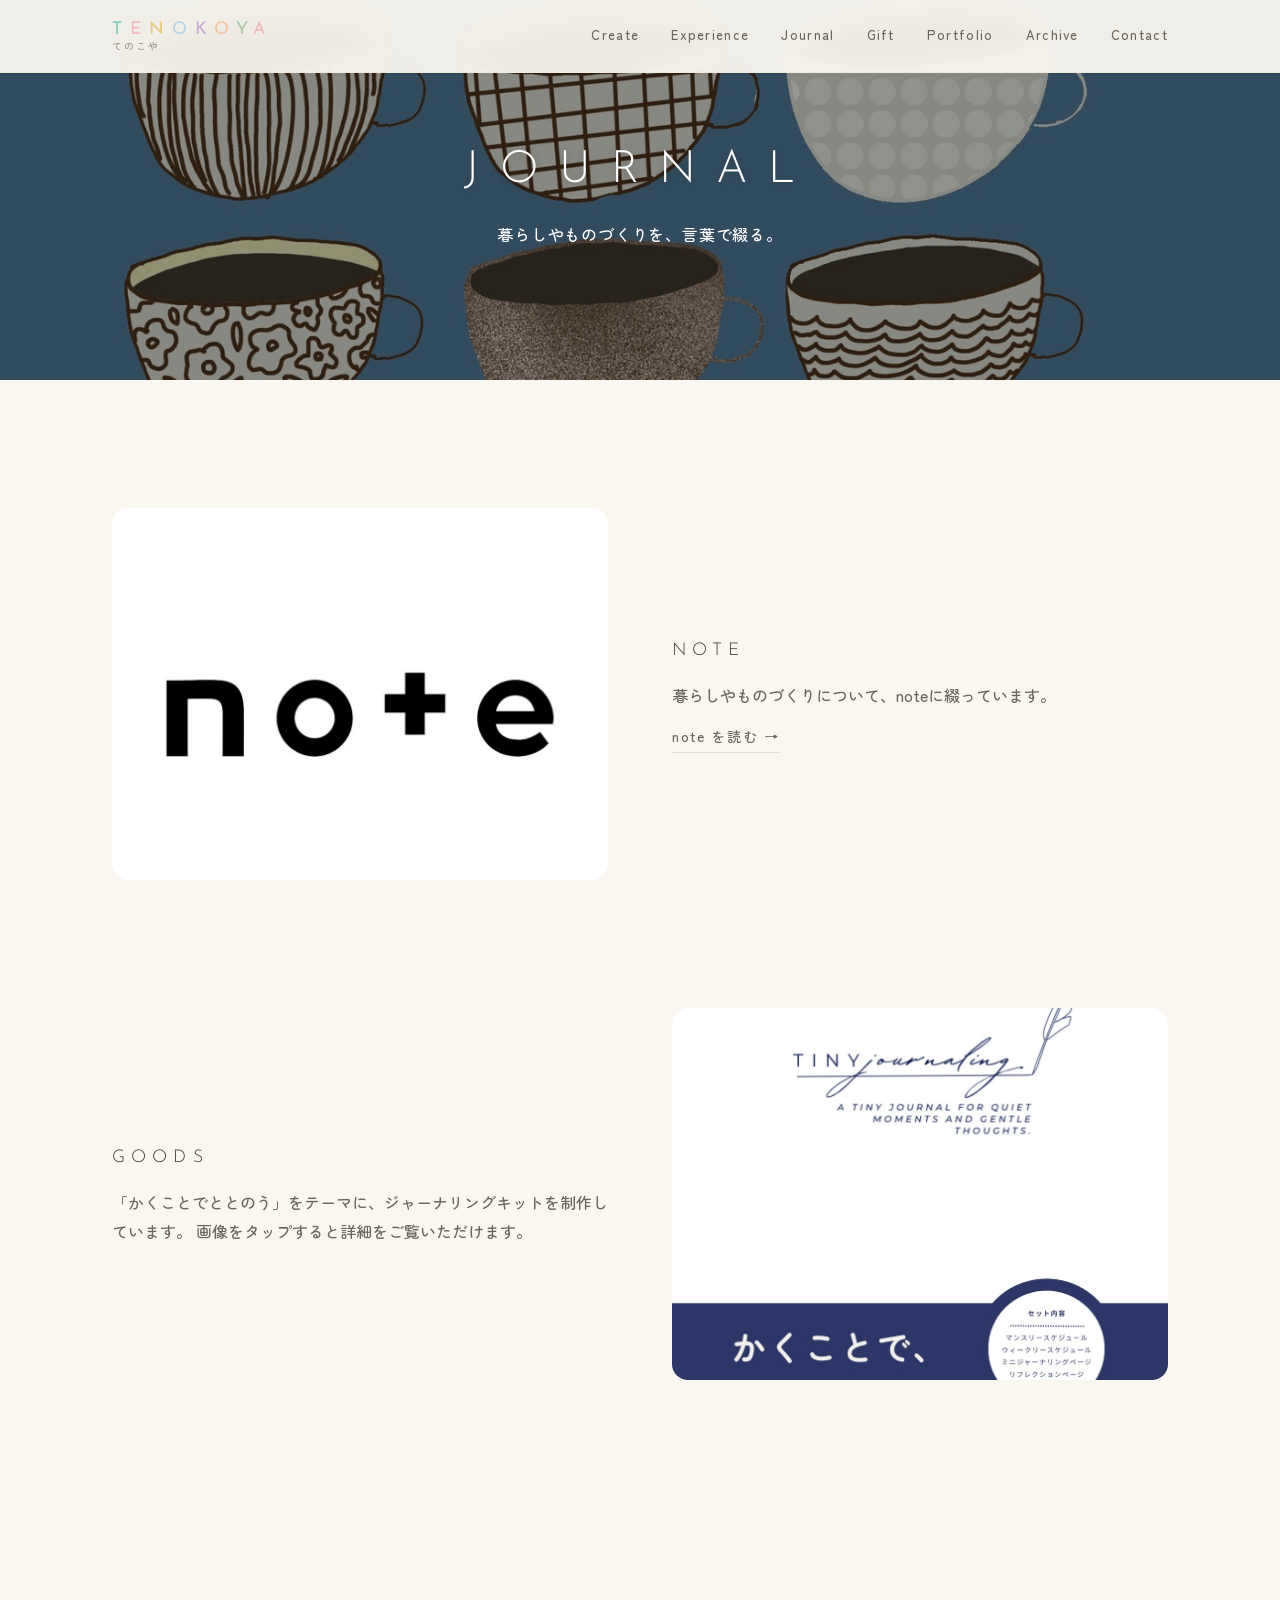
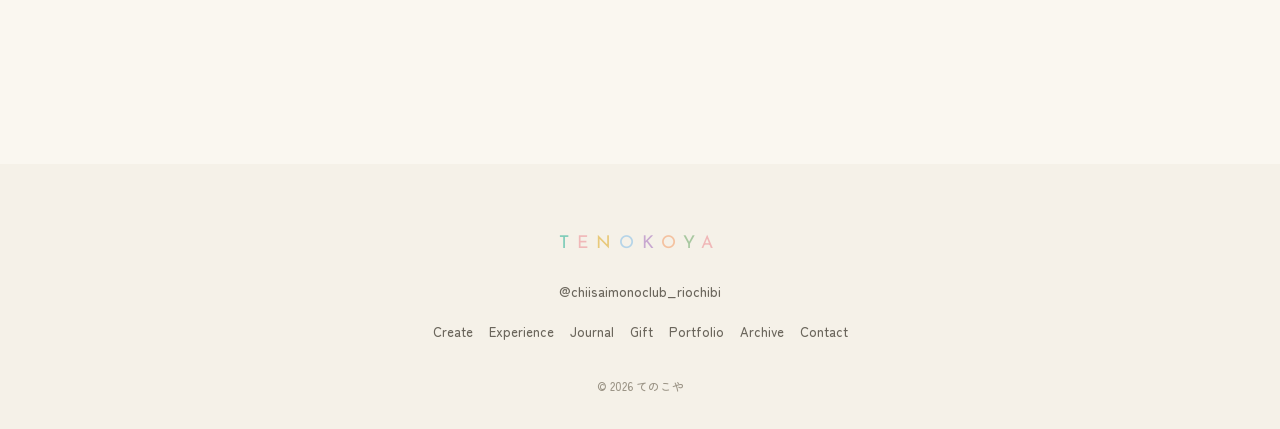
<file: journal.html>
<!DOCTYPE html>
<html lang="ja">
<head>
<meta charset="UTF-8">
<meta name="viewport" content="width=device-width, initial-scale=1.0">
<title>Journal | てのこや</title>
<meta name="description" content="暮らしやものづくりを、言葉で綴る。">

<link rel="preconnect" href="https://fonts.googleapis.com">
<link href="https://fonts.googleapis.com/css2?family=Zen+Maru+Gothic:wght@400;500;700&family=Cormorant+Garamond:ital,wght@0,400;0,500;1,400;1,500&family=Josefin+Sans:wght@300;400&display=swap" rel="stylesheet">

<link rel="stylesheet" href="css/variables.css">
<link rel="stylesheet" href="css/base.css">
<link rel="stylesheet" href="css/layout.css">
<link rel="stylesheet" href="css/subpage.css">
<link rel="stylesheet" href="css/gallery.css">
</head>
<body>

<div id="header-mount"></div>

<section class="sub-hero">
  <img src="images/journal/journal-hero.jpg" alt="Journal">
  <div class="sub-hero-overlay">
    <p class="en">Journal</p>
    <p class="jp">暮らしやものづくりを、言葉で綴る。</p>
  </div>
</section>

<section class="fade-in">
  <div class="container">

    <!-- Note：まだ準備中のため、noteのロゴ画像を使ってcoming soon感を出しています。
         公開する際は画像とリンク先を差し替えてください。 -->
    <div class="subcategory">
      <a href="https://note.com/rio_tenokoya" target="_blank" rel="noopener" style="display:block;">
        <img src="images/journal/journal-note.jpg" alt="note" style="transition:opacity 0.2s;" onmouseover="this.style.opacity=0.8" onmouseout="this.style.opacity=1">
      </a>
      <div>
        <h3>Note</h3>
        <p>暮らしやものづくりについて、noteに綴っています。</p>
        <a href="https://note.com/rio_tenokoya" target="_blank" rel="noopener" class="link-card" style="display:inline-block;margin-top:1em;">note を読む &rarr;</a>
      </div>
    </div>

    <!-- Goods：ジャーナリングキット「かくことでととのう」の紹介。
         画像をクリックすると詳しい説明がモーダルで開きます。
         写真を追加したいときは images/journal/ にアップロードし、
         下の goods-modal-images に画像パスを増やしてください。 -->
    <div class="subcategory">
      <div class="goods-trigger-wrap" style="cursor:pointer;" onclick="document.getElementById('modal-overlay').classList.add('is-open')">
        <img src="images/journal/journal-goods-01.jpg" alt="かくことでととのう" class="goods-trigger">
      </div>
      <div>
        <h3>Goods</h3>
        <p>
          「かくことでととのう」をテーマに、ジャーナリングキットを制作しています。
          画像をタップすると詳細をご覧いただけます。
        </p>
      </div>
    </div>

  </div>
</section>

<div id="footer-mount"></div>

<!-- Goods詳細モーダル -->
<div class="modal-overlay" id="modal-overlay">
  <div class="modal-box" id="modal-box">
    <button class="modal-close" id="modal-close">&times;</button>
    <div class="modal-images modal-images-contain" id="goods-modal-images">
      <img src="images/journal/journal-goods-02.jpg" alt="かくことでととのう - 表紙">
      <img src="images/journal/journal-goods-01.jpg" alt="かくことでととのう - 中身">
    </div>
    <div class="modal-body">
      <h3 class="modal-title">かくことで、ととのう。</h3>
      <p class="modal-desc">
        「かくことでととのう」をテーマに、ジャーナリングキットを制作しています。
      </p>
      <p class="modal-desc">
        お守りみたいに寄り添う、手のひらサイズのジャーナリングノート。
        1冊で「今日の予定」も「夜のひとこと」も書き込めます。
      </p>
      <p class="modal-materials">
        セット内容：マンスリースケジュール／ウィークリースケジュール／
        ミニジャーナリングページ／リフレクションページ／フリーメモ
      </p>
      <p class="modal-desc" style="margin-top:1em;">
        まずは3ヶ月、書くことで整う感覚を味わってみませんか。
      </p>
    </div>
  </div>
</div>

<script src="data/site-config.js"></script>
<script src="js/common.js"></script>
<script>
  document.addEventListener("DOMContentLoaded", () => {
    const trigger = document.querySelector(".goods-trigger");
    const overlay = document.getElementById("modal-overlay");
    const closeBtn = document.getElementById("modal-close");
    if (trigger) {
      trigger.addEventListener("click", () => overlay.classList.add("is-open"));
    }
    if (closeBtn) {
      closeBtn.addEventListener("click", () => overlay.classList.remove("is-open"));
    }
    overlay.addEventListener("click", (e) => {
      if (e.target === overlay) overlay.classList.remove("is-open");
    });
  });
</script>
<script src="js/transition.js"></script>
</body>
</html>
</file>
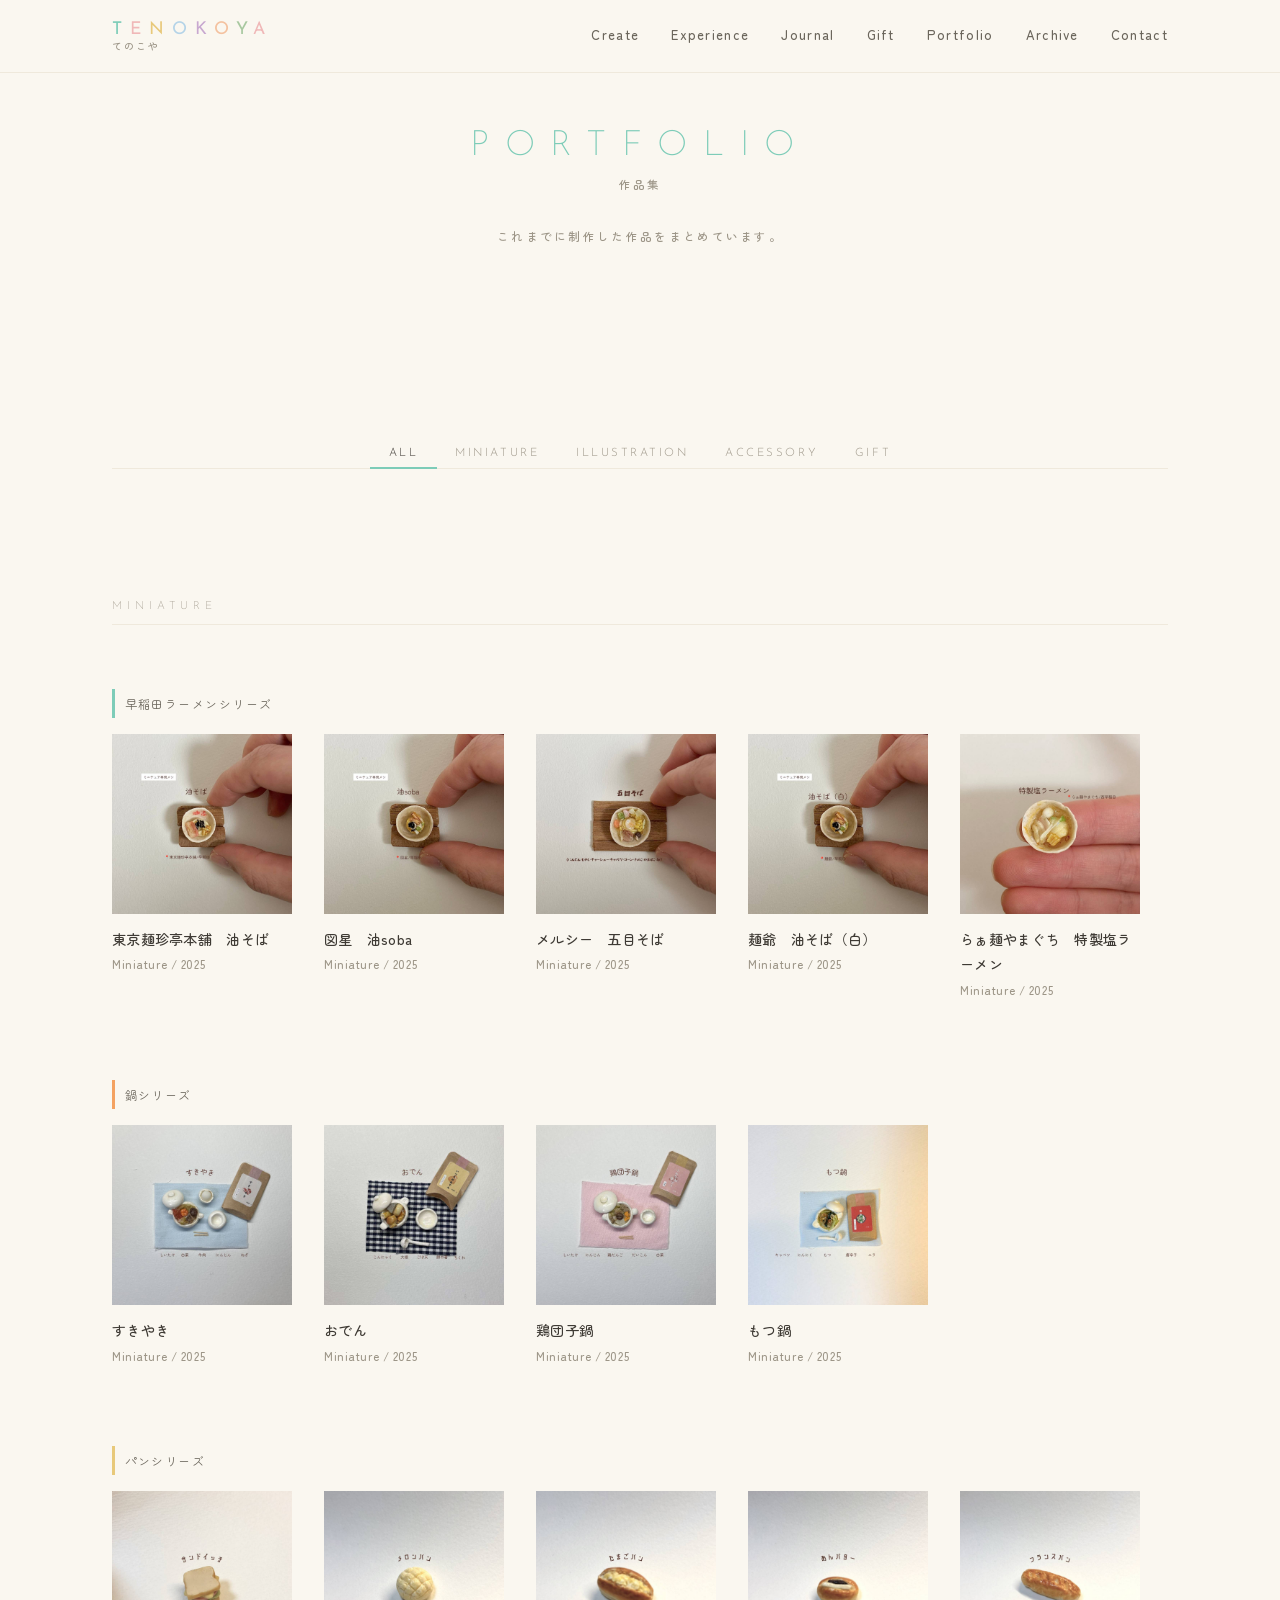
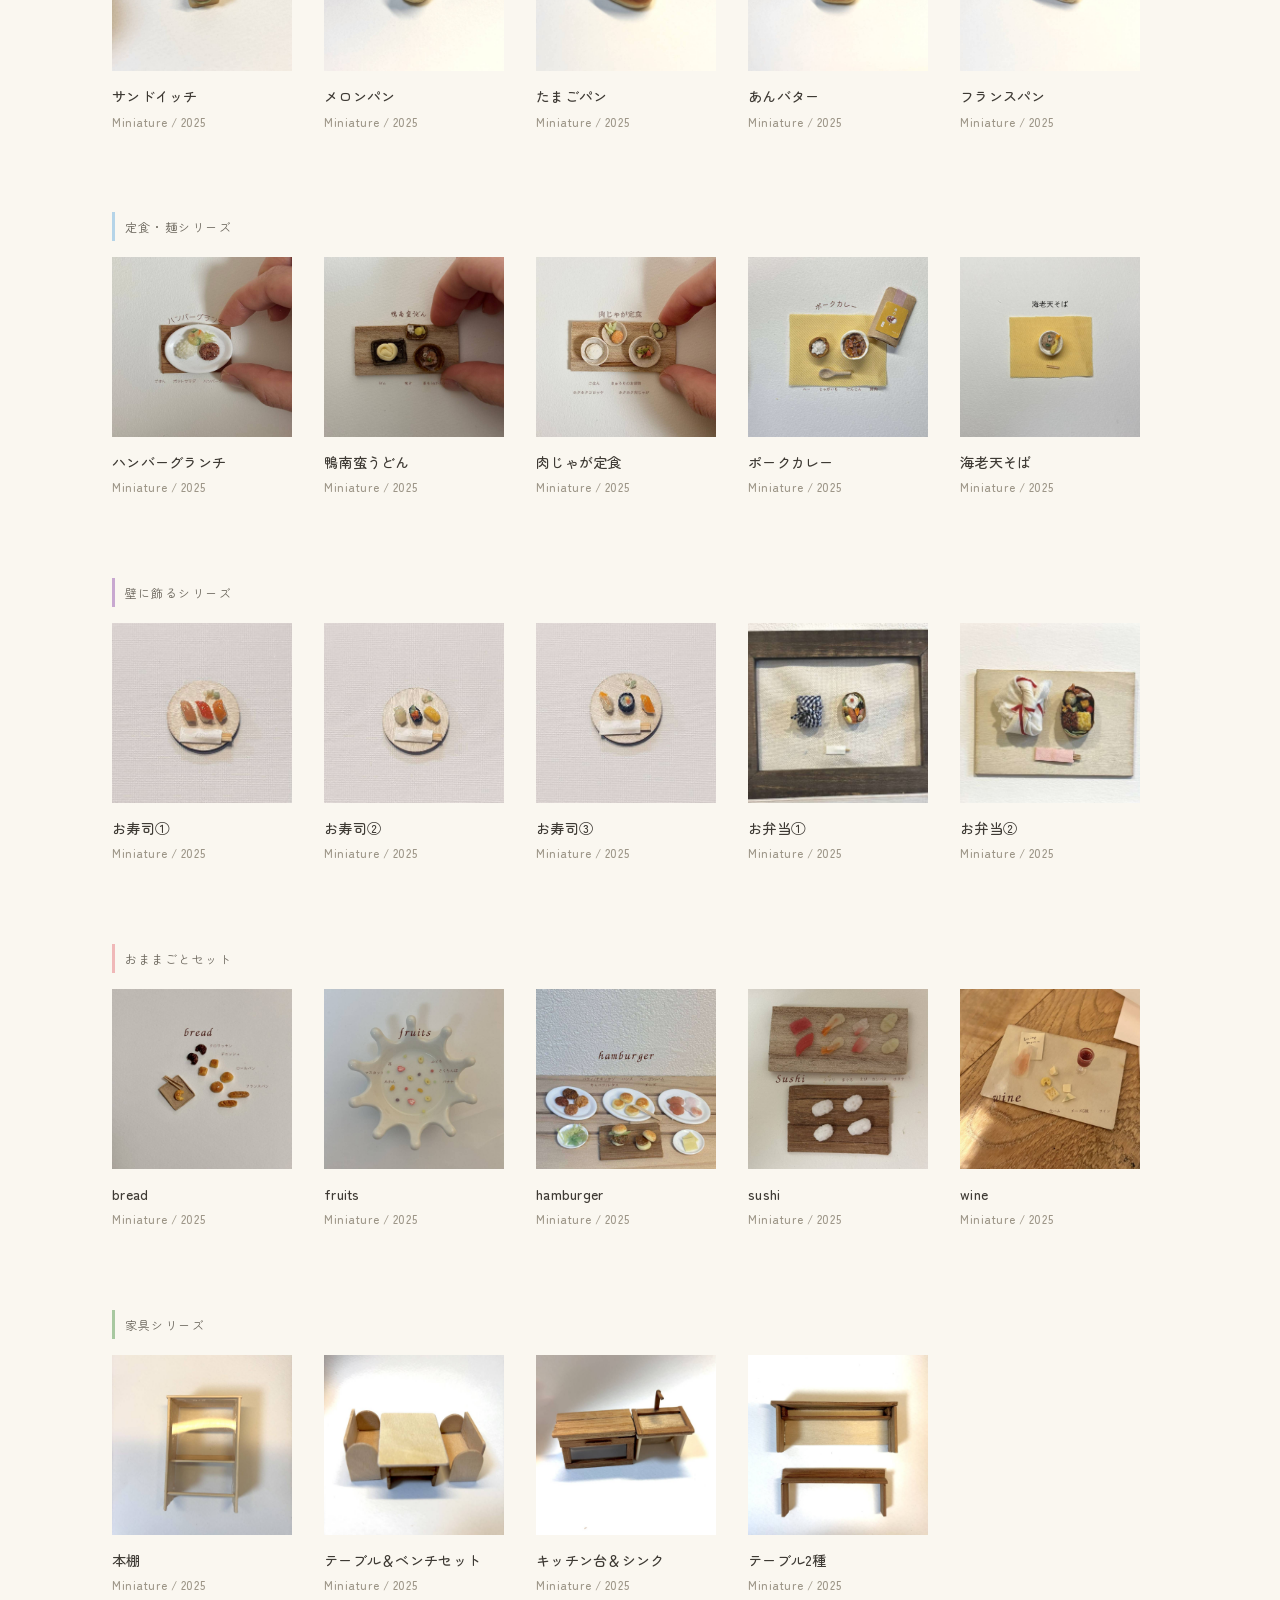
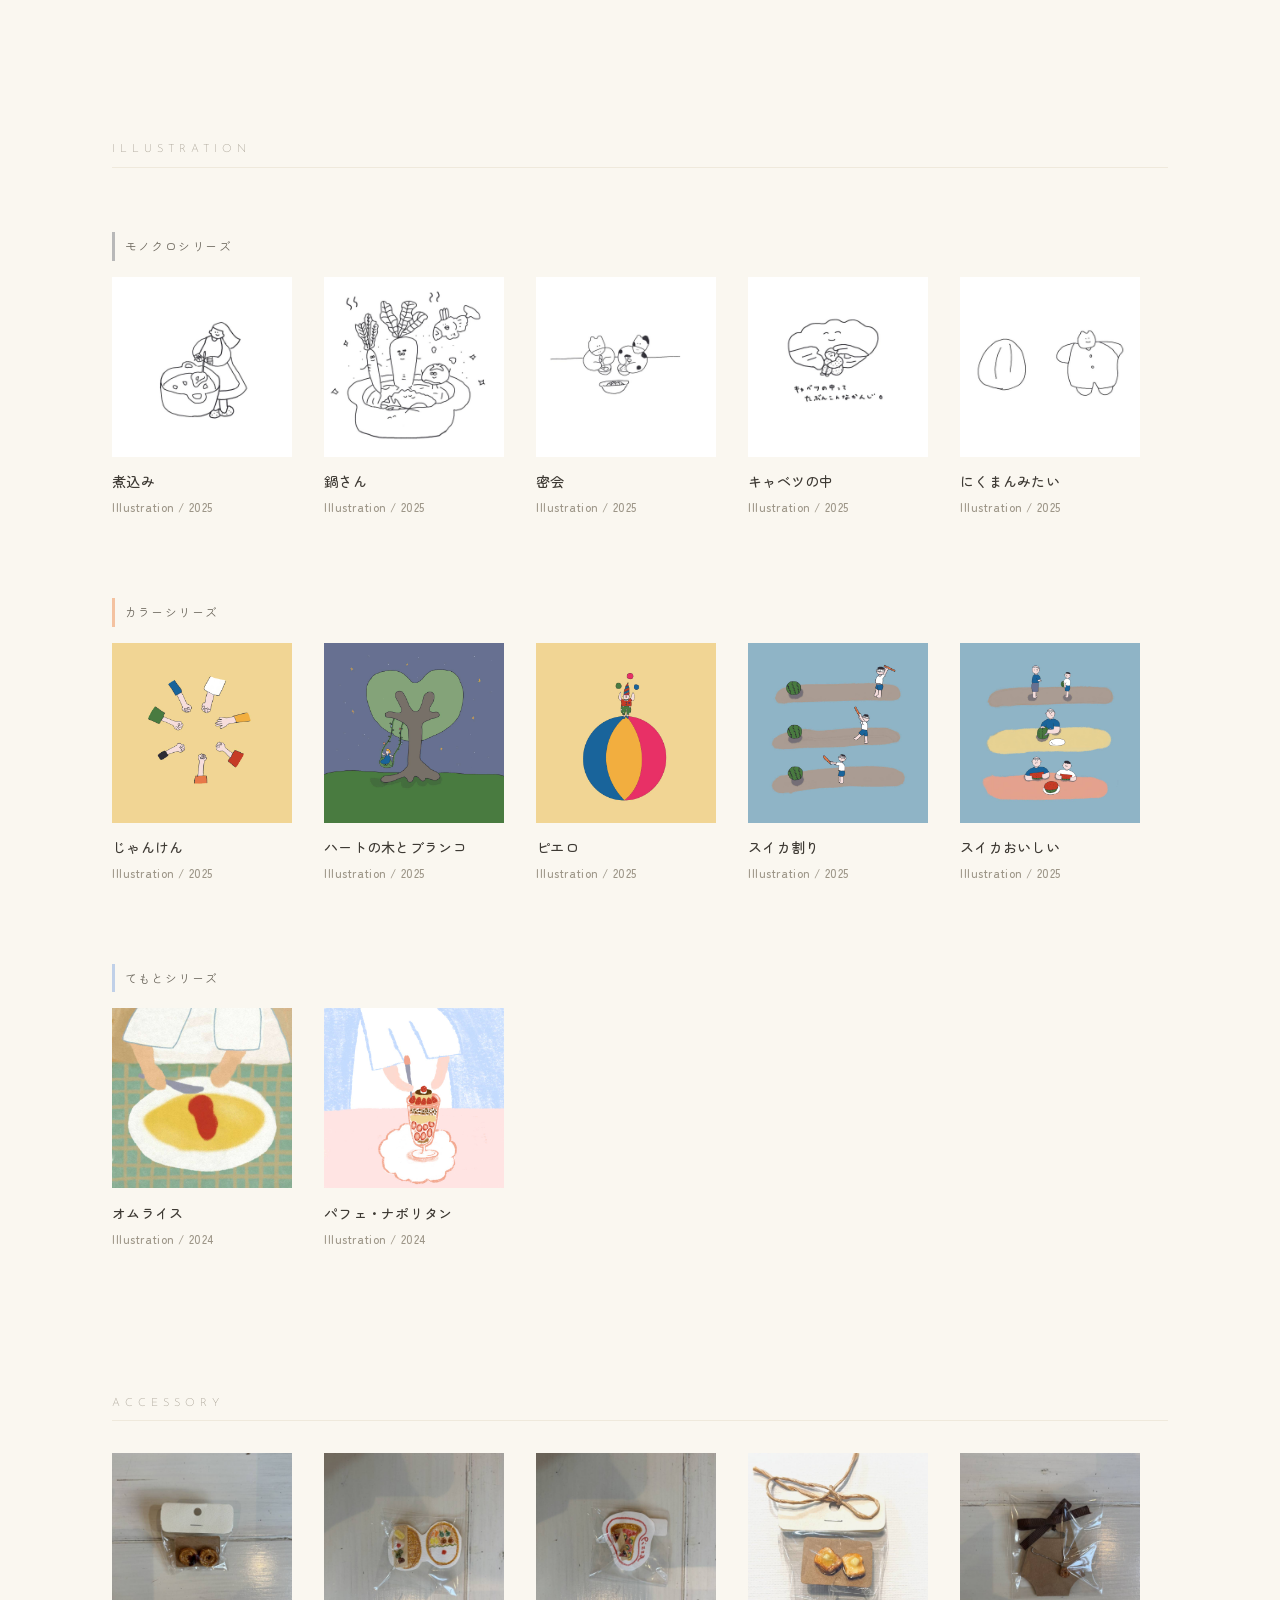
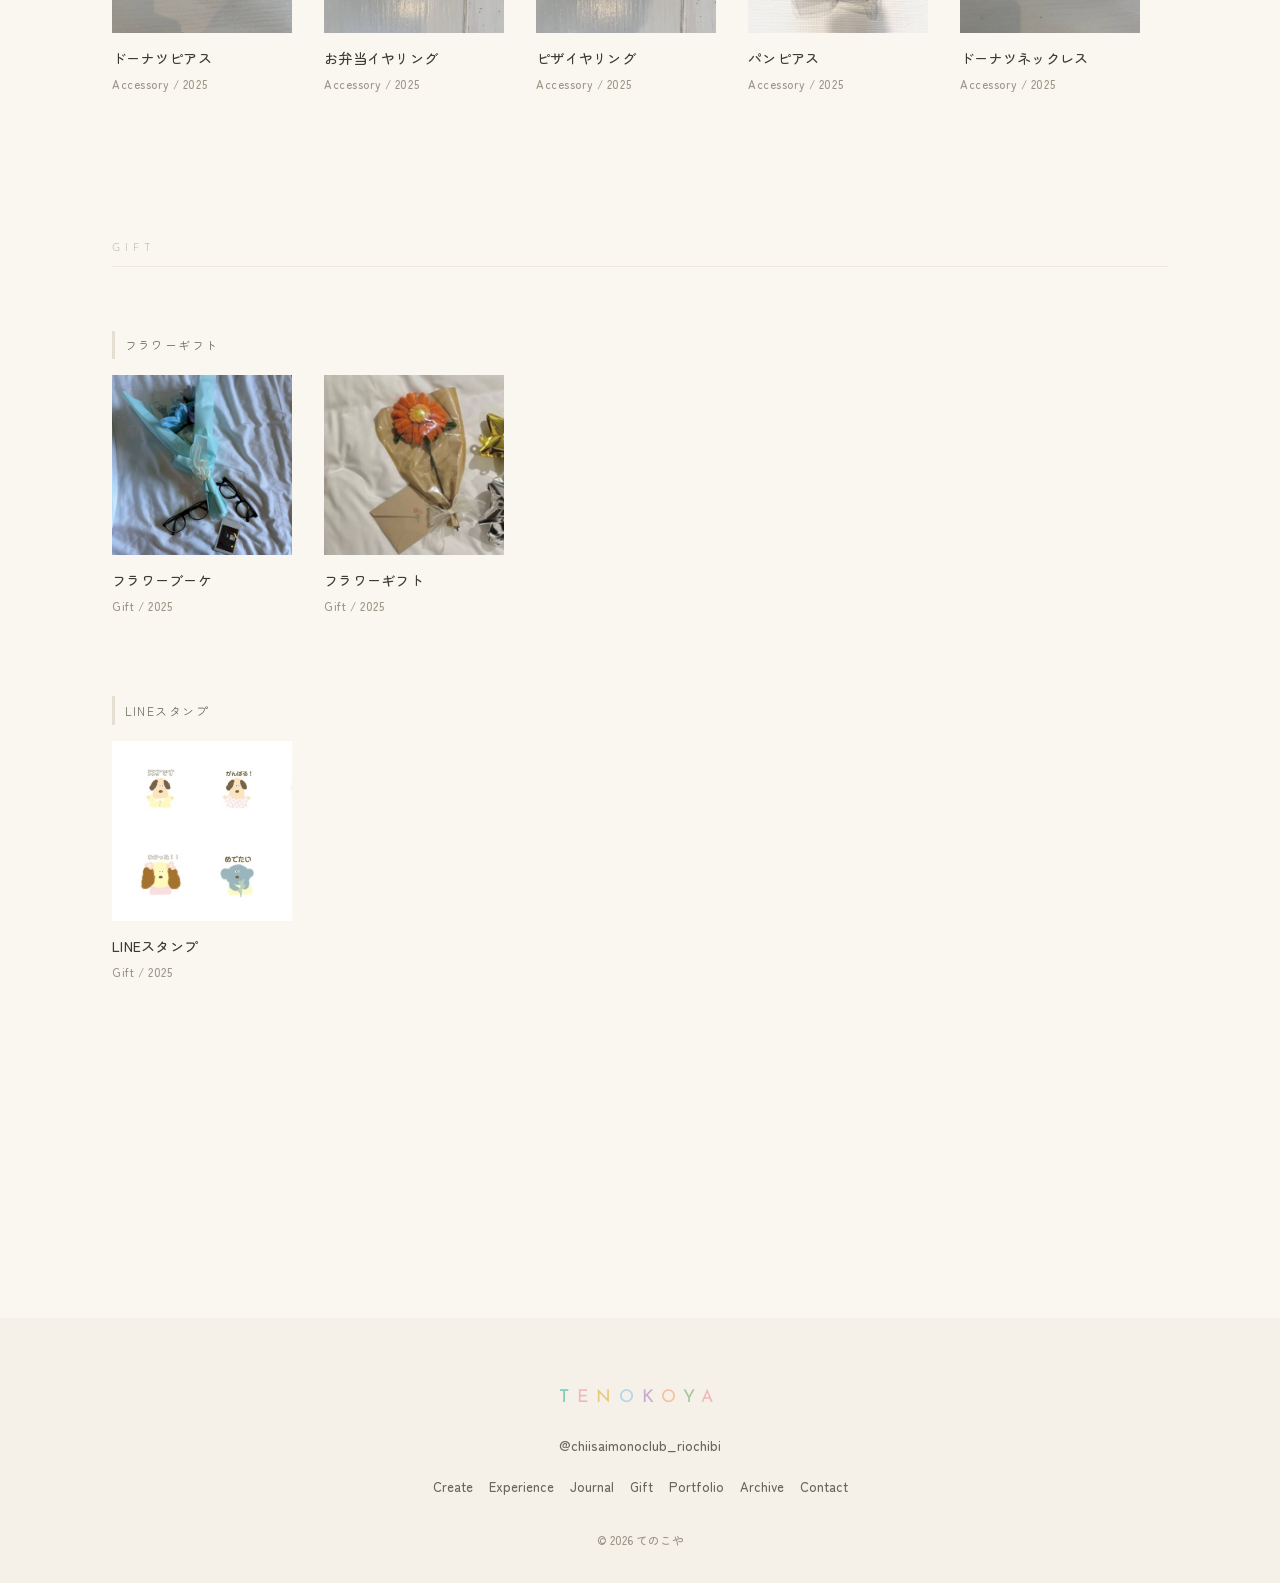
<file: portfolio.html>
<!DOCTYPE html>
<html lang="ja">
<head>
<meta charset="UTF-8">
<meta name="viewport" content="width=device-width, initial-scale=1.0">
<title>Portfolio | てのこや</title>
<meta name="description" content="てのこやのこれまでの作品をまとめたポートフォリオです。">

<link rel="preconnect" href="https://fonts.googleapis.com">
<link href="https://fonts.googleapis.com/css2?family=Zen+Maru+Gothic:wght@400;500;700&family=Cormorant+Garamond:ital,wght@0,400;0,500;1,400;1,500&family=Josefin+Sans:wght@300;400&display=swap" rel="stylesheet">

<link rel="stylesheet" href="css/variables.css">
<link rel="stylesheet" href="css/base.css">
<link rel="stylesheet" href="css/layout.css">
<link rel="stylesheet" href="css/gallery.css">
</head>
<body>

<div id="header-mount"></div>

<div class="page-hero">
  <h1 class="section-title-en" style="color:#7DCCB8">Portfolio</h1>
  <p class="section-title-jp">作品集</p>
  <p>これまでに制作した作品をまとめています。</p>
</div>

<section>
  <div class="container">
    <div class="filter-tabs" id="filter-tabs"></div>
    <div id="gallery-mount"></div>
  </div>
</section>

<div id="footer-mount"></div>

<!-- 作品詳細モーダル -->
<div class="modal-overlay" id="modal-overlay">
  <div class="modal-box" id="modal-box"></div>
</div>

<script src="data/site-config.js"></script>
<script src="data/portfolio.js"></script>
<script src="js/common.js"></script>
<script src="js/portfolio.js"></script>
<script src="js/transition.js"></script>
</body>
</html>
</file>
<file: css/variables.css>
/* ============================================
   variables.css　デザインの基本設定
   ============================================

   【ここを編集すると変わるもの】
   ・サイト全体の色合い
   ・フォント

   色を変えたいときは、ここの値だけ書き換えればOKです。
   （他のCSSファイルには色を直接書かず、なるべくここの変数を呼び出す形にしています）
*/

:root {
  /* ベースカラー：生成り・アイボリー系 */
  --color-bg: #FAF7F0;
  --color-bg-soft: #F5F1E8;
  --color-surface: #FFFFFF;

  /* テキストカラー */
  --color-text: #3E3A34;
  --color-text-soft: #6B665C;
  --color-text-faint: #9C9587;

  /* アクセントカラー（パステル×くすみ） */
  --color-accent-pink: #E8B4B8;
  --color-accent-pink-deep: #D4949A;
  --color-accent-yellow: #E8D2A0;
  --color-accent-yellow-deep: #D9BC7A;
  --color-accent-green: #A8B89A;
  --color-accent-green-deep: #8FA07E;

  --color-border: #E5DFD2;
  --color-border-soft: #EFE9DC;

  /* フォント */
  --font-jp: 'Zen Maru Gothic', 'Hiragino Maru Gothic ProN', sans-serif;
  --font-en: 'Cormorant Garamond', serif;
  /* ロゴ専用：細いスペーシング広めのサンセリフ体（nocikosho参考スタイル） */
  --font-logo: 'Josefin Sans', sans-serif;

  /* 余白の基本単位 */
  --space-xs: 0.5rem;
  --space-sm: 1rem;
  --space-md: 2rem;
  --space-lg: 4rem;
  --space-xl: 8rem;

  /* 角丸 */
  --radius-sm: 8px;
  --radius-md: 16px;
  --radius-lg: 24px;

  /* コンテンツ最大幅 */
  --content-width: 1120px;
}
</file>
<file: css/base.css>
/* ============================================
   base.css　全ページ共通の基本スタイル
   ============================================
   フォント・余白・基本文字色など、どのページにも
   共通で当たるスタイルをまとめています。
*/

* {
  margin: 0;
  padding: 0;
  box-sizing: border-box;
}

html {
  scroll-behavior: smooth;
}

body {
  font-family: var(--font-jp);
  background-color: var(--color-bg);
  color: var(--color-text);
  line-height: 1.8;
  font-weight: 500;
  -webkit-font-smoothing: antialiased;
}

img {
  max-width: 100%;
  display: block;
  image-orientation: from-image; /* EXIFの向き情報を尊重 */
}

a {
  color: inherit;
  text-decoration: none;
}

ul, ol {
  list-style: none;
}

button {
  font-family: inherit;
  cursor: pointer;
  border: none;
  background: none;
}

.container {
  max-width: var(--content-width);
  margin: 0 auto;
  padding: 0 var(--space-md);
}

@media (max-width: 768px) {
  .container {
    padding: 0 var(--space-sm);
  }
}

/* 英語大・日本語小のセクションタイトル（新スタイル） */
.section-title-en {
  font-family: var(--font-logo);
  font-size: clamp(2rem, 5vw, 3rem);
  font-weight: 300;
  letter-spacing: 0.25em;
  text-transform: uppercase;
  color: var(--color-text);
  line-height: 1.1;
  margin-bottom: 0.2em;
}

.section-title-jp {
  font-size: 0.78rem;
  letter-spacing: 0.2em;
  color: var(--color-text-faint);
  margin-bottom: var(--space-md);
}
  font-weight: 700;
  line-height: 1.4;
}

.eyebrow {
  font-family: var(--font-logo);
  font-size: 0.8rem;
  font-weight: 300;
  letter-spacing: 0.3em;
  color: var(--color-text-faint);
  text-transform: uppercase;
  margin-bottom: var(--space-xs);
}

.section-title {
  font-size: clamp(1.6rem, 3vw, 2.2rem);
  margin-bottom: var(--space-md);
}

.section-lead {
  color: var(--color-text-soft);
  max-width: 640px;
  margin-bottom: var(--space-lg);
}

section {
  padding: var(--space-xl) 0;
}

@media (max-width: 768px) {
  section {
    padding: var(--space-lg) 0;
  }
}

/* 汎用ボタン */
.btn {
  display: inline-block;
  padding: 0.9em 2em;
  border-radius: 999px;
  font-size: 0.95rem;
  transition: transform 0.2s ease, box-shadow 0.2s ease;
  border: 1px solid var(--color-border);
  background-color: var(--color-surface);
}

.btn:hover {
  transform: translateY(-2px);
  box-shadow: 0 6px 16px rgba(0, 0, 0, 0.06);
}

.btn-primary {
  background-color: var(--color-accent-pink);
  border-color: var(--color-accent-pink);
  color: #fff;
}

/* ページ共通のヒーロー（下層ページ用の簡易見出し） */
.page-hero {
  padding: var(--space-xl) 0 var(--space-lg);
  text-align: center;
}

.page-hero h1 {
  font-family: var(--font-logo);
  font-size: clamp(1.6rem, 4vw, 2.2rem);
  font-weight: 200;
  letter-spacing: 0.45em;
  text-transform: uppercase;
  color: var(--color-text);
}

.page-hero p {
  font-size: 0.72rem;
  letter-spacing: 0.2em;
  color: var(--color-text-faint);
  margin-top: 0.6em;
}

/* スクロールで表示するフェードイン用 */
.fade-in {
  opacity: 0;
  transform: translateY(16px);
  transition: opacity 0.8s ease, transform 0.8s ease;
}

.fade-in.is-visible {
  opacity: 1;
  transform: translateY(0);
}
</file>
<file: css/layout.css>
/* ============================================
   layout.css　ヘッダー・フッターのスタイル
   ============================================ */

/* ---------- ヘッダー ---------- */
/* トップページではHero写真の上に透明で乗る。
   スクロールすると背景が出てくる（js/common.jsで制御）。
   下層ページでは最初から背景あり。 */
.site-header {
  position: fixed;
  top: 0;
  left: 0;
  right: 0;
  z-index: 100;
  background-color: transparent;
  border-bottom: 1px solid transparent;
  transition: background-color 0.4s ease, border-color 0.4s ease;
}

.site-header.is-scrolled,
.site-header.is-subpage {
  background-color: rgba(250, 247, 240, 0.95);
  backdrop-filter: blur(6px);
  border-bottom-color: var(--color-border-soft);
}

.site-header .container {
  display: flex;
  align-items: center;
  justify-content: space-between;
  height: 72px;
}

.site-logo {
  display: flex;
  flex-direction: column;
  line-height: 1;
}

/* ロゴ：細いスペーシング広めの書体（nocikosho参考） */
.site-logo .en {
  font-family: var(--font-logo);
  font-size: 1.1rem;
  font-weight: 400;
  font-style: normal;
  letter-spacing: 0.45em;
  text-transform: uppercase;
  color: #fff;
  transition: color 0.4s ease;
}

.site-header.is-scrolled .site-logo .en,
.site-header.is-subpage .site-logo .en {
  color: var(--color-text);
}

.site-logo .jp {
  font-size: 0.62rem;
  letter-spacing: 0.2em;
  color: rgba(255,255,255,0.7);
  margin-top: 3px;
  transition: color 0.4s ease;
}

.site-header.is-scrolled .site-logo .jp,
.site-header.is-subpage .site-logo .jp {
  color: var(--color-text-faint);
}

.site-nav {
  display: flex;
  gap: var(--space-md);
}

.site-nav a {
  font-size: 0.82rem;
  letter-spacing: 0.1em;
  color: rgba(255,255,255,0.9);
  transition: color 0.2s ease;
  position: relative;
  padding-bottom: 3px;
}

/* ホバーで下線がすーっと伸びる */
.site-nav a::after {
  content: "";
  position: absolute;
  left: 0; bottom: -2px;
  width: 100%; height: 1.5px;
  background: currentColor;
  transform: scaleX(0);
  transform-origin: left;
  transition: transform 0.25s ease;
  border-radius: 1px;
}

.site-nav a:hover::after { transform: scaleX(1); }

.site-header.is-scrolled .site-nav a,
.site-header.is-subpage .site-nav a {
  color: var(--color-text-soft);
}

.site-nav a:hover {
  color: #fff;
}

.site-header.is-scrolled .site-nav a:hover,
.site-header.is-subpage .site-nav a:hover {
  color: var(--color-text);
}

/* ハンバーガーメニュー */
.nav-toggle {
  display: none;
  flex-direction: column;
  justify-content: center;
  gap: 5px;
  width: 44px;
  height: 44px;
  padding: 8px;
}

.nav-toggle span {
  height: 1.5px;
  width: 100%;
  background: #fff;
  border-radius: 2px;
  transition: background 0.4s ease;
}

.site-header.is-scrolled .nav-toggle span,
.site-header.is-subpage .nav-toggle span {
  background: var(--color-text);
}

@media (max-width: 860px) {
  .nav-toggle {
    display: flex;
  }

  .site-nav {
    position: fixed;
    top: 72px;
    left: 0;
    right: 0;
    background: var(--color-surface);
    flex-direction: column;
    gap: 0;
    max-height: 0;
    overflow: hidden;
    transition: max-height 0.3s ease;
    border-bottom: 1px solid var(--color-border-soft);
  }

  .site-nav.is-open {
    max-height: 480px;
  }

  .site-nav a,
  .site-header.is-scrolled .site-nav a,
  .site-header.is-subpage .site-nav a {
    color: var(--color-text-soft);
    padding: 1rem var(--space-sm);
    border-bottom: 1px solid var(--color-border-soft);
  }
}

/* ---------- フッター ---------- */
.site-footer {
  background-color: var(--color-bg-soft);
  padding: var(--space-lg) 0 var(--space-md);
  margin-top: var(--space-xl);
}

.footer-inner {
  display: flex;
  flex-direction: column;
  align-items: center;
  text-align: center;
  gap: var(--space-sm);
}

.footer-logo {
  font-family: var(--font-logo);
  font-size: 1.1rem;
  font-weight: 400;
  letter-spacing: 0.45em;
  text-transform: uppercase;
  font-style: normal;
}

.footer-sns a {
  display: inline-flex;
  align-items: center;
  gap: 0.4em;
  color: var(--color-text-soft);
  font-size: 0.85rem;
}

.footer-nav {
  display: flex;
  flex-wrap: wrap;
  justify-content: center;
  gap: var(--space-sm);
  font-size: 0.82rem;
  color: var(--color-text-soft);
}

.footer-copy {
  font-size: 0.72rem;
  color: var(--color-text-faint);
  margin-top: var(--space-sm);
}
</file>
<file: css/index.css>
/* ============================================
   index.css　トップページ専用スタイル
   ============================================ */

/* ---------- Hero ---------- */
.hero {
  position: relative;
  width: 100%;
  height: 100vh;
  overflow: hidden;
}

@supports (height: 100svh) {
  .hero { height: 100svh; }
}

.hero-slide {
  position: absolute;
  inset: 0;
  background-size: cover;
  background-position: center center;
  opacity: 0;
  transition: opacity 1.6s ease;
}

/* 写真ごとに見せたい位置を個別指定 */
.hero-slide:nth-child(1) { background-position: center 30%; }
.hero-slide:nth-child(2) { background-position: center 40%; }
.hero-slide:nth-child(3) { background-position: center 20%; }
.hero-slide:nth-child(4) { background-position: center center; }
.hero-slide:nth-child(5) { background-position: center 35%; }

.hero-slide.is-active {
  opacity: 1;
}

/* オーバーレイ */
.hero-overlay {
  position: absolute;
  inset: 0;
  z-index: 3;
  background: linear-gradient(
    135deg,
    rgba(0,0,0,0.06) 0%,
    rgba(0,0,0,0.12) 100%
  );
  display: flex;
  align-items: flex-end;
  justify-content: flex-end;
  padding: 0 5vw 6vh 0;
}

/* 縦書きテキストブロック（右下） */
.hero-text {
  display: flex;
  flex-direction: column;
  align-items: flex-end;
  gap: 1.2em;
  color: #fff;
}

.hero-text .tagline {
  writing-mode: vertical-rl;
  font-size: clamp(0.85rem, 1.8vw, 1.1rem);
  letter-spacing: 0.25em;
  font-weight: 500;
  text-shadow: 0 1px 6px rgba(0,0,0,0.3);
  line-height: 1.8;
}

@media (max-width: 600px) {
  .hero-overlay {
    padding: 0 6vw 8vh 0;
  }
  .hero-text .tagline {
    font-size: 0.82rem;
  }
}

.hero-overlay .jp {
  margin-top: var(--space-sm);
  font-size: clamp(1rem, 2.2vw, 1.3rem);
  letter-spacing: 0.1em;
}

/* ---------- Story ---------- */
.story {
  text-align: center;
}

.story .container {
  max-width: 720px;
}

.story p {
  font-size: clamp(1rem, 1.6vw, 1.15rem);
  color: var(--color-text-soft);
  margin-bottom: 1.4em;
}

/* ---- Story アニメーション ---- */

/* ふわっと下から出てくる */
@keyframes storyFadeUp {
  from { opacity: 0; transform: translateY(18px); }
  to   { opacity: 1; transform: translateY(0); }
}

.story-fadeup {
  opacity: 0;
  animation: storyFadeUp 0.7s ease forwards;
}

/* こねたり：ぷるぷる揺れる（一度だけ、ホバーでも） */
@keyframes koneru {
  0%   { transform: rotate(0deg); }
  15%  { transform: rotate(-3deg) scaleX(1.06); }
  30%  { transform: rotate(2deg) scaleX(0.96); }
  45%  { transform: rotate(-2deg) scaleX(1.04); }
  60%  { transform: rotate(1deg) scaleX(0.98); }
  75%  { transform: rotate(-1deg); }
  100% { transform: rotate(0deg); }
}

.story-koneru {
  display: inline-block;
  animation: koneru 1.2s ease 1.2s both;
  cursor: default;
}
.story-koneru:hover {
  animation: koneru 0.8s ease;
}

/* 絵を描いたり：パステルカラー */
.story-colorful {
  background: linear-gradient(
    90deg,
    #7DCCB8 0%,
    #F0B8B8 35%,
    #E8C97A 65%,
    #C8A8D0 100%
  );
  -webkit-background-clip: text;
  -webkit-text-fill-color: transparent;
  background-clip: text;
}

/* 書き留めたり：下線がすーっと伸びる */
@keyframes underlineDraw {
  from { transform: scaleX(0); }
  to   { transform: scaleX(1); }
}

.story-underline {
  position: relative;
  display: inline-block;
}
.story-underline::after {
  content: "";
  position: absolute;
  left: 0;
  bottom: -2px;
  width: 100%;
  height: 2px;
  background: #D4949A;
  border-radius: 1px;
  transform: scaleX(0);
  transform-origin: left;
  animation: underlineDraw 0.6s ease 1.8s forwards;
}

/* ---------- Activities (2x2) ---------- */
.activities {
  background: var(--color-bg);
  position: relative;
  overflow: hidden;
}

/* カラフルドット背景 */
.activities::before {
  content: "";
  position: absolute;
  inset: 0;
  background-image:
    radial-gradient(circle, #7DCCB8 2px, transparent 2px),
    radial-gradient(circle, #F0B8B8 2px, transparent 2px),
    radial-gradient(circle, #E8C97A 2px, transparent 2px),
    radial-gradient(circle, #B5D4E8 2px, transparent 2px),
    radial-gradient(circle, #C8A8D0 2px, transparent 2px),
    radial-gradient(circle, #F4C2A0 2px, transparent 2px);
  background-size:
    120px 120px,
    120px 120px,
    120px 120px,
    120px 120px,
    120px 120px,
    120px 120px;
  background-position:
    0 0,
    40px 40px,
    80px 10px,
    20px 70px,
    60px 80px,
    100px 45px;
  opacity: 0.35;
  animation: dotsFloat 12s ease-in-out infinite alternate;
  pointer-events: none;
}

@keyframes dotsFloat {
  0%   { background-position: 0 0, 40px 40px, 80px 10px, 20px 70px, 60px 80px, 100px 45px; opacity: 0.3; }
  50%  { opacity: 0.45; }
  100% { background-position: 8px 8px, 48px 32px, 72px 18px, 28px 62px, 52px 88px, 108px 38px; opacity: 0.3; }
}

.activities .container {
  position: relative;
  z-index: 1;
}

.activities-grid {
  display: grid;
  grid-template-columns: repeat(2, 1fr);
  gap: var(--space-md);
}

@media (max-width: 720px) {
  .activities-grid {
    grid-template-columns: 1fr;
    gap: var(--space-sm);
  }

  .activity-card {
    aspect-ratio: 3 / 2;
  }

  .activity-card-overlay .en {
    font-size: 1.4rem;
  }

  .activity-card-overlay p {
    font-size: 0.82rem;
  }
}

.activity-card {
  position: relative;
  aspect-ratio: 4 / 3;
  border-radius: var(--radius-md);
  overflow: hidden;
  display: block;
}

.activity-card img {
  width: 100%;
  height: 100%;
  object-fit: cover;
  transition: transform 0.6s ease;
}

.activity-card:hover img {
  transform: scale(1.05);
}

.activity-card-overlay {
  position: absolute;
  inset: 0;
  background: linear-gradient(180deg, rgba(0,0,0,0) 40%, rgba(0,0,0,0.55) 100%);
  display: flex;
  flex-direction: column;
  justify-content: flex-end;
  padding: var(--space-md);
  color: #fff;
}

.activity-card-overlay .en {
  font-family: var(--font-logo);
  font-size: 1.3rem;
  font-weight: 300;
  font-style: normal;
  letter-spacing: 0.35em;
  text-transform: uppercase;
}

.activity-card-overlay p {
  font-size: 0.85rem;
  margin-top: 0.3em;
  max-width: 24em;
  color: rgba(255,255,255,0.9);
}

/* ---------- Photo Strip ---------- */
.photo-strip {
  overflow-x: auto;
  padding-bottom: var(--space-sm);
  /* スマホで指で軽く弾いたときに滑らかに動くように */
  -webkit-overflow-scrolling: touch;
  scroll-snap-type: x proximity;
}

.photo-strip::-webkit-scrollbar {
  height: 4px;
}

.photo-strip::-webkit-scrollbar-thumb {
  background: var(--color-border);
  border-radius: 4px;
}

.photo-strip-inner {
  display: flex;
  gap: var(--space-sm);
  padding: 0 var(--space-md);
  width: max-content;
}

.photo-strip img {
  height: 260px;
  width: auto;
  border-radius: var(--radius-sm);
  flex-shrink: 0;
}

.photo-strip-inner > div:nth-child(2n) {
  margin-top: 40px;
}

@media (max-width: 600px) {
  .photo-strip img {
    height: 180px;
  }
}

/* ---------- News ---------- */
.news-list {
  max-width: 720px;
  margin: 0 auto;
}

.news-item {
  display: flex;
  gap: var(--space-md);
  padding: var(--space-sm) 0;
  border-bottom: 1px solid var(--color-border-soft);
}

.news-item:last-child {
  border-bottom: none;
}

.news-date {
  font-family: var(--font-logo);
  font-weight: 300;
  color: var(--color-text-faint);
  flex-shrink: 0;
  width: 5em;
  letter-spacing: 0.05em;
}

.news-text {
  color: var(--color-text-soft);
  font-size: 0.95rem;
}

@media (max-width: 600px) {
  .news-item {
    gap: var(--space-sm);
    align-items: flex-start;
  }

  .news-date {
    width: 4.2em;
    font-size: 0.85rem;
  }

  .news-text {
    font-size: 0.88rem;
  }
}

/* ---------- もっと見るボタン ---------- */
.btn-more {
  display: inline-block;
  font-size: 0.88rem;
  letter-spacing: 0.15em;
  color: var(--color-text-soft);
  border-bottom: 1px solid var(--color-border);
  padding-bottom: 4px;
  transition: color 0.2s ease, border-color 0.2s ease;
}

.btn-more:hover {
  color: var(--color-text);
  border-color: var(--color-text);
}

/* ---------- About ---------- */
.about {
  padding: 0;   /* section の padding を打ち消す */
}

.about-bg {
  background: #F7F5D8;   /* ペールイエロー */
  padding: var(--space-xl) 0;
}

.about-inner {
  display: grid;
  grid-template-columns: 280px 1fr;
  gap: var(--space-xl);
  align-items: center;
}

/* 丸クロップ写真 */
.about-photo-wrap {
  display: flex;
  justify-content: center;
}

.about-photo-circle {
  width: 220px;
  height: 220px;
  border-radius: 50%;
  object-fit: cover;
  object-position: center top;
  display: block;
}

/* テキスト側 */
.about-eyebrow {
  font-family: var(--font-logo);
  font-size: 0.72rem;
  font-weight: 300;
  letter-spacing: 0.3em;
  color: var(--color-text-faint);
  text-transform: uppercase;
  margin-bottom: 0.4em;
}

.about-underline {
  width: 120px;
  height: 10px;
  display: block;
  margin-bottom: 1em;
}

.about-role {
  font-family: var(--font-logo);
  font-size: 0.78rem;
  font-weight: 300;
  letter-spacing: 0.18em;
  color: var(--color-text-soft);
  margin-bottom: 0.3em;
}

.about-name {
  font-family: var(--font-logo);
  font-size: 2.2rem;
  font-weight: 200;
  letter-spacing: 0.15em;
  color: var(--color-text);
  margin-bottom: var(--space-md);
  line-height: 1.1;
}

.about-body {
  display: flex;
  flex-direction: column;
  gap: 0.7em;
  margin-bottom: var(--space-md);
}

.about-body p {
  color: var(--color-text-soft);
  line-height: 1.9;
  font-size: 0.95rem;
}

/* リンクグループ */
.about-links {
  display: flex;
  gap: var(--space-md);
  flex-wrap: wrap;
}

.about-link-group {
  display: flex;
  flex-direction: column;
  gap: 0.4em;
}

.about-link-label {
  font-family: var(--font-logo);
  font-size: 0.68rem;
  letter-spacing: 0.2em;
  color: var(--color-text-faint);
  text-transform: uppercase;
}

/* ぽこぽこボタン → btn-moreと統一（アンダーラインスタイル） */
.about-blob-btn {
  display: inline-block;
  font-family: var(--font-logo);
  font-size: 0.82rem;
  letter-spacing: 0.12em;
  color: var(--color-text-soft);
  border-bottom: 1px solid var(--color-border);
  padding-bottom: 3px;
  transition: color 0.2s, border-color 0.2s;
}

.about-blob-btn:hover {
  color: var(--color-text);
  border-color: var(--color-text);
}

@media (max-width: 760px) {
  .about-inner {
    grid-template-columns: 1fr;
    gap: var(--space-lg);
    text-align: center;
  }
  .about-photo-circle {
    width: 160px;
    height: 160px;
  }
  .about-underline {
    margin-left: auto;
    margin-right: auto;
  }
  .about-links {
    justify-content: center;
  }
  .about-link-group {
    align-items: center;
  }
  .about-bg {
    padding: var(--space-lg) 0;
  }
}
</file>
<file: css/gallery.css>
/* ============================================
   gallery.css　Portfolio / Archive 共通スタイル
   ============================================ */

/* ---- フィルタータブ ---- */
.filter-tabs {
  display: flex;
  flex-wrap: wrap;
  gap: 0;
  justify-content: center;
  margin-bottom: var(--space-xl);
  border-bottom: 1px solid var(--color-border-soft);
}

.filter-tab {
  padding: 0.7em 1.6em;
  border-radius: 0;
  border: none;
  border-bottom: 2px solid transparent;
  background: transparent;
  font-family: var(--font-logo);
  font-size: 0.72rem;
  font-weight: 300;
  letter-spacing: 0.22em;
  text-transform: uppercase;
  color: var(--color-text-faint);
  transition: color 0.2s, border-color 0.2s;
  margin-bottom: -1px;
}

.filter-tab:hover {
  color: var(--color-text);
}

.filter-tab.is-active {
  color: var(--color-text);
  border-bottom-color: #7DCCB8;  /* ミントグリーン */
  background: transparent;
}

/* ---- グリッド ---- */
.gallery-grid {
  display: grid;
  grid-template-columns: repeat(auto-fill, minmax(220px, 1fr));
  gap: var(--space-lg);
}

.gallery-item {
  cursor: pointer;
  background: transparent;
  border: none;
  transition: opacity 0.2s ease;
}

.gallery-item:hover {
  opacity: 0.78;
}

.gallery-item .thumb {
  width: 100%;
  aspect-ratio: 1 / 1;
  object-fit: cover;
  display: block;
}

.gallery-item .info {
  padding: 0.8em 0 0;
}

.gallery-item .title {
  font-size: 0.88rem;
  font-weight: 500;
  color: var(--color-text);
  letter-spacing: 0.02em;
}

.gallery-item .meta {
  font-size: 0.72rem;
  color: var(--color-text-faint);
  margin-top: 0.2em;
  letter-spacing: 0.05em;
}

.gallery-empty {
  text-align: center;
  color: var(--color-text-faint);
  padding: var(--space-lg) 0;
}

/* ---- カテゴリ見出し ---- */
.category-heading {
  font-family: var(--font-logo);
  font-weight: 200;
  font-size: 0.7rem;
  letter-spacing: 0.45em;
  text-transform: uppercase;
  margin: var(--space-xl) 0 var(--space-md);
  color: var(--color-text-faint);
  padding-bottom: 0.6em;
  border-bottom: 1px solid var(--color-border-soft);
}

.category-heading:first-of-type {
  margin-top: 0;
}

/* ---- シリーズ見出し ---- */
.series-heading {
  font-family: var(--font-jp);
  font-weight: 400;
  font-size: 0.78rem;
  letter-spacing: 0.1em;
  color: var(--color-text-faint);
  margin: var(--space-lg) 0 var(--space-sm);
  padding: 0;
  border: none;
}

/* ---- モーダル ---- */
.modal-overlay {
  position: fixed;
  inset: 0;
  background: rgba(30, 27, 22, 0.6);
  display: none;
  align-items: center;
  justify-content: center;
  padding: var(--space-md);
  z-index: 1000;
}

.modal-overlay.is-open {
  display: flex;
}

.modal-box {
  background: var(--color-surface);
  border-radius: 0;
  max-width: 640px;
  width: 100%;
  max-height: 90vh;
  overflow-y: auto;
  position: relative;
}

.modal-close {
  position: absolute;
  top: 14px;
  right: 18px;
  font-size: 1.2rem;
  color: var(--color-text-soft);
  z-index: 2;
  background: transparent;
  width: 32px;
  height: 32px;
  display: flex;
  align-items: center;
  justify-content: center;
  line-height: 1;
  opacity: 0.7;
  transition: opacity 0.15s;
}
.modal-close:hover { opacity: 1; }

/* メイン写真：縦長チラシも全体表示 */
.modal-img-main {
  width: 100%;
  max-height: 55vh;
  object-fit: contain;
  display: block;
  background: var(--color-bg-soft);
}

/* サブ写真グリッド：写真の自然な比率を保つ */
.modal-img-grid {
  display: grid;
  grid-template-columns: 1fr 1fr;
  gap: 2px;
  margin-top: var(--space-md);
  align-items: start;  /* 縦長・横長混在でも上揃え */
}

.modal-img-grid img {
  width: 100%;
  height: auto;       /* 比率を自然に保つ */
  display: block;
  object-fit: unset;  /* coverしない */
}

.modal-body {
  padding: var(--space-md) var(--space-md) var(--space-lg);
}

.modal-body .modal-title {
  font-size: 1.1rem;
  font-weight: 500;
  margin-bottom: 0.4em;
  letter-spacing: 0.03em;
}

.modal-body .modal-meta {
  font-size: 0.78rem;
  color: var(--color-text-faint);
  margin-bottom: 1.2em;
  letter-spacing: 0.05em;
}

.modal-body .modal-desc {
  font-size: 0.9rem;
  color: var(--color-text-soft);
  line-height: 1.9;
  margin-bottom: 1em;
}

.modal-body .modal-materials {
  font-size: 0.8rem;
  color: var(--color-text-faint);
  border-top: 1px solid var(--color-border-soft);
  padding-top: 1em;
  margin-top: 0.5em;
}

.modal-body .modal-impression-label {
  font-family: var(--font-logo);
  font-size: 0.68rem;
  letter-spacing: 0.2em;
  text-transform: uppercase;
  color: var(--color-text-faint);
  margin-top: 1.6em;
  margin-bottom: 0.6em;
}

/* ---- スマホ ---- */
@media (max-width: 600px) {
  .filter-tabs {
    gap: 0;
    justify-content: flex-start;
    overflow-x: auto;
    flex-wrap: nowrap;
    padding-bottom: 0;
    margin: 0 calc(var(--space-sm) * -1) var(--space-lg);
    padding-left: var(--space-sm);
    padding-right: var(--space-sm);
  }

  .filter-tab {
    flex-shrink: 0;
    font-size: 0.68rem;
    padding: 0.6em 1.2em;
  }

  .gallery-grid {
    grid-template-columns: repeat(2, 1fr);
    gap: var(--space-md);
  }

  .gallery-item .title { font-size: 0.8rem; }
  .gallery-item .meta  { font-size: 0.68rem; }

  .modal-overlay {
    padding: 0;
    align-items: flex-end;
  }

  .modal-box {
    max-height: 92vh;
    border-radius: 0;
  }

  .modal-body {
    padding: var(--space-sm);
  }
}

/* ============================================
   シリーズ横スクロール（Portfolio用）
   ============================================ */

/* シリーズブロック全体 */
.series-block {
  margin-bottom: var(--space-lg);
}

/* シリーズ見出し：パステルアクセント色付き */
.series-heading {
  font-family: var(--font-jp);
  font-weight: 400;
  font-size: 0.75rem;
  letter-spacing: 0.12em;
  color: var(--color-text-soft);
  margin: var(--space-lg) 0 var(--space-sm);
  padding: 0.3em 0.8em;
  border-left: 3px solid var(--series-color, var(--color-border));
  display: flex;
  align-items: center;
  gap: 0.5em;
}

/* シリーズごとのパステルカラー */
.series-waseda-ramen { --series-color: #7DCCB8; }  /* ミントグリーン */
.series-nabe         { --series-color: #F4A261; }  /* コーラルオレンジ */
.series-pan          { --series-color: #E8C97A; }  /* ペールイエロー */
.series-teishoku     { --series-color: #B5D4E8; }  /* スカイブルー */
.series-wall         { --series-color: #C8A8D0; }  /* ラベンダー */
.series-omamagoto    { --series-color: #F0B8B8; }  /* コーラルピンク */
.series-furniture    { --series-color: #A8C8A0; }  /* セージグリーン */
.series-monochro     { --series-color: #B8B8B8; }  /* グレー */
.series-colorful     { --series-color: #F4C2A0; }  /* ピーチ */
.series-temoto       { --series-color: #C0D0E8; }  /* ペールブルー */

/* 横スクロールトラック */
.series-scroll {
  display: flex;
  gap: var(--space-md);
  overflow-x: auto;
  padding-bottom: var(--space-sm);
  scroll-snap-type: x mandatory;
  -webkit-overflow-scrolling: touch;
  /* スクロールバーを薄く */
  scrollbar-width: thin;
  scrollbar-color: var(--color-border) transparent;
}
.series-scroll::-webkit-scrollbar { height: 3px; }
.series-scroll::-webkit-scrollbar-thumb { background: var(--color-border); border-radius: 2px; }
.series-scroll::-webkit-scrollbar-track { background: transparent; }

/* 横スクロール内のカード */
.series-scroll .gallery-item {
  flex-shrink: 0;
  width: 180px;
  scroll-snap-align: start;
}

.series-scroll .gallery-item .thumb {
  width: 180px;
  height: 180px;
}

@media (max-width: 600px) {
  .series-scroll .gallery-item { width: 140px; }
  .series-scroll .gallery-item .thumb { width: 140px; height: 140px; }
  .series-scroll { gap: var(--space-sm); }
}

/* Journal Goods モーダル：縦長画像を縦に並べて全部見せる */
.modal-images-contain {
  display: flex;
  flex-direction: column;
  gap: 4px;
  background: var(--color-bg-soft);
}

.modal-images-contain img {
  width: 100%;
  height: auto;
  display: block;
  object-fit: contain;
}

/* ---- モーダル写真：メイン大きく＋サブ横スクロール ---- */
.modal-images { background: var(--color-bg-soft); }

.modal-img-main-wrap { width: 100%; }

.modal-img-main {
  width: 100%;
  max-height: 55vh;
  object-fit: contain;
  display: block;
  background: var(--color-bg-soft);
}

/* サブ写真横スクロール */
.modal-img-sub-scroll {
  display: flex;
  gap: 4px;
  overflow-x: auto;
  padding: 4px;
  scroll-snap-type: x mandatory;
  -webkit-overflow-scrolling: touch;
  scrollbar-width: thin;
  scrollbar-color: var(--color-border) transparent;
}
.modal-img-sub-scroll::-webkit-scrollbar { height: 3px; }
.modal-img-sub-scroll::-webkit-scrollbar-thumb { background: var(--color-border); }

.modal-img-sub-scroll img {
  height: 80px;
  width: auto;
  flex-shrink: 0;
  object-fit: cover;
  scroll-snap-align: start;
  opacity: 0.75;
  cursor: pointer;
  transition: opacity 0.2s;
  border-radius: 4px;
}
.modal-img-sub-scroll img:hover { opacity: 1; }

@media (max-width: 600px) {
  .modal-img-main { max-height: 45vh; }
  .modal-img-sub-scroll img { height: 64px; }
}
</file>
<file: css/subpage.css>
/* ============================================
   subpage.css　Create/Experience/Journal/Gift 共通スタイル
   ============================================ */

.sub-hero {
  position: relative;
  width: 100%;
  height: 380px;
  overflow: hidden;
  padding: 0 !important;  /* section の共通padding上書き */
  margin-top: 0;
  margin-bottom: 0;
}

@media (max-width: 600px) {
  .sub-hero {
    height: 240px;
  }
}

.sub-hero img {
  width: 100%;
  height: 100%;
  object-fit: cover;
  object-position: center 30%;
}

.sub-hero-overlay {
  position: absolute;
  inset: 0;
  background: rgba(0,0,0,0.28);
  display: flex;
  flex-direction: column;
  align-items: center;
  justify-content: center;
  text-align: center;
  color: #fff;
}

.sub-hero-overlay .en {
  font-family: var(--font-logo);
  font-weight: 300;
  font-style: normal;
  font-size: clamp(1.8rem, 5vw, 2.8rem);
  letter-spacing: 0.45em;
  text-transform: uppercase;
  text-shadow: 0 1px 8px rgba(0,0,0,0.2);
}

.sub-hero-overlay .jp {
  margin-top: 0.5em;
  font-size: 1rem;
  letter-spacing: 0.05em;
}

.sub-intro {
  text-align: center;
  padding-top: var(--space-lg);
}

.sub-intro p {
  max-width: 640px;
  margin: 0 auto;
  color: var(--color-text-soft);
}

/* サブカテゴリブロック（miniature / illustration / accessory 等） */
.subcategory {
  display: grid;
  grid-template-columns: 1fr 1fr;
  gap: var(--space-lg);
  align-items: center;
  margin-bottom: var(--space-xl);
}

.subcategory:nth-child(even) {
  direction: rtl;
}

.subcategory:nth-child(even) > * {
  direction: ltr;
}

.subcategory img {
  border-radius: var(--radius-md);
  width: 100%;
  aspect-ratio: 4/3;
  object-fit: cover;
}

.slideshow-img {
  transition: opacity 0.4s ease;
}

.subcategory h3 {
  font-family: var(--font-logo);
  font-weight: 300;
  font-style: normal;
  font-size: 1.1rem;
  letter-spacing: 0.35em;
  text-transform: uppercase;
  margin-bottom: 0.8em;
  color: var(--color-text);
}

.subcategory p {
  color: var(--color-text-soft);
}

@media (max-width: 760px) {
  .subcategory,
  .subcategory:nth-child(even) {
    grid-template-columns: 1fr;
    direction: ltr;
  }
}

/* リンクカード（オンラインショップ等） */
.link-cards {
  display: flex;
  gap: var(--space-sm);
  flex-wrap: wrap;
  justify-content: center;
  margin-top: var(--space-md);
}

.link-card {
  display: inline-block;
  font-size: 0.88rem;
  letter-spacing: 0.12em;
  color: var(--color-text-soft);
  border-bottom: 1px solid var(--color-border);
  padding-bottom: 3px;
  transition: color 0.2s, border-color 0.2s;
  border-radius: 0;
  background: transparent;
}

.link-card:hover {
  color: var(--color-text);
  border-color: var(--color-text);
  transform: none;
}

/* Gift用のCTA */
.gift-cta {
  text-align: center;
  background: var(--color-bg-soft);
  border-radius: var(--radius-lg);
  padding: var(--space-lg) var(--space-md);
}

/* Journal Goods モーダル内：縦長画像を縦スクロールで全部見せる */
#goods-modal-images {
  display: flex;
  flex-direction: column;
  gap: 4px;
  background: var(--color-bg-soft);
  max-height: 70vh;
  overflow-y: auto;
  scroll-snap-type: y mandatory;
  -webkit-overflow-scrolling: touch;
}

#goods-modal-images img {
  width: 100%;
  height: auto;
  display: block;
  flex-shrink: 0;
  scroll-snap-align: start;
}
</file>
